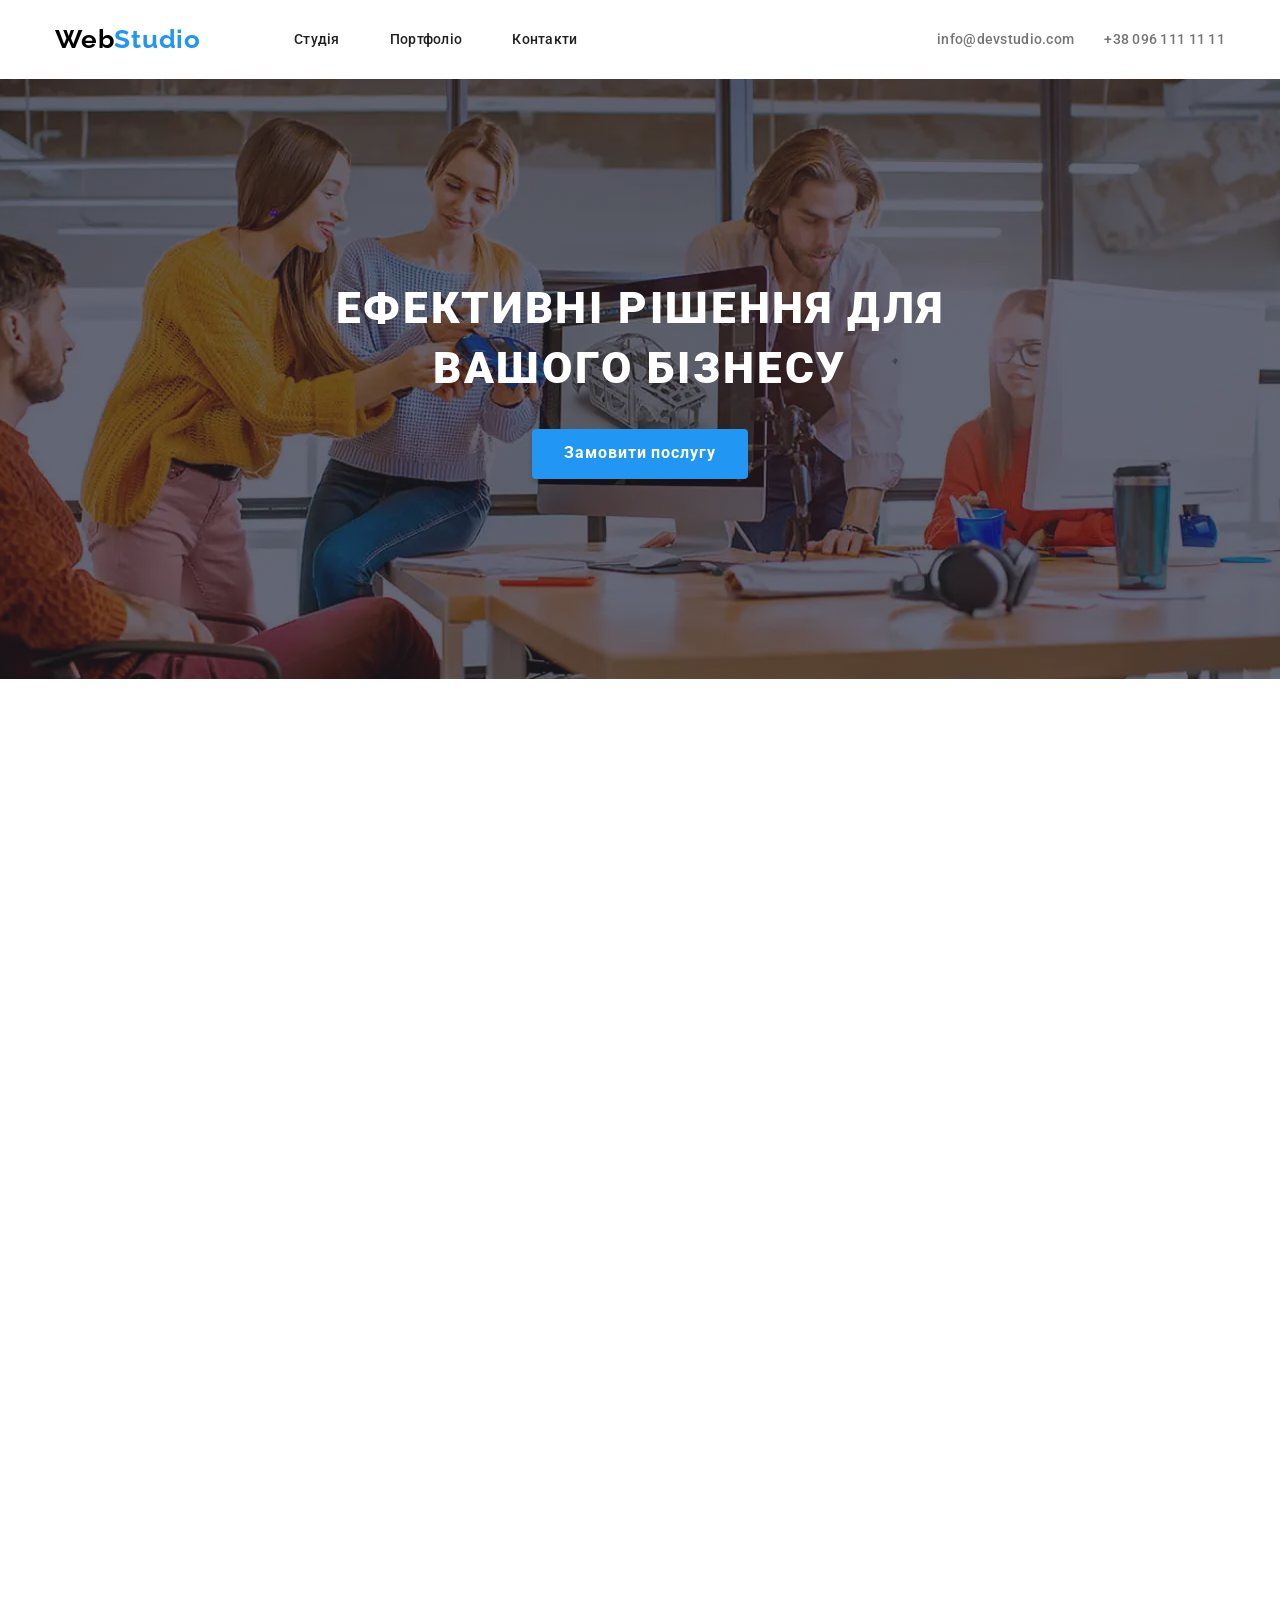
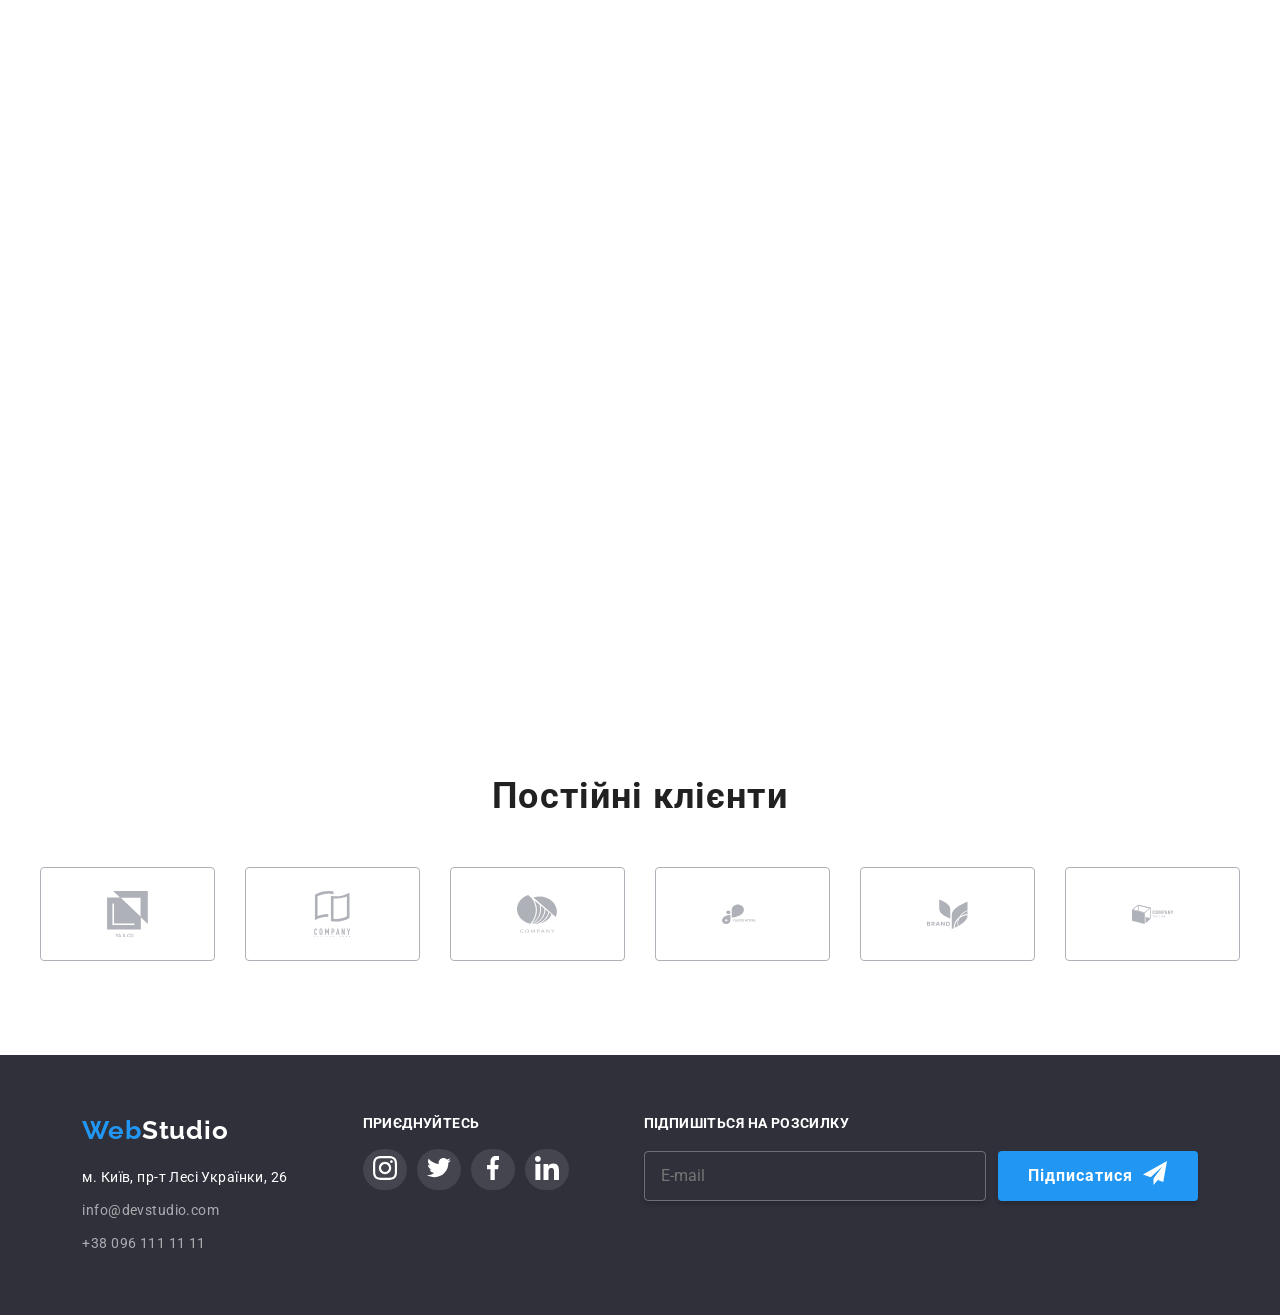
<file: index.html>
<!DOCTYPE html>
<html lang="uk">
  <head>
    <meta charset="UTF-8" />
    <meta name="viewport" content="width=device-width, initial-scale=1.0" />
    <title>Document</title>
    <link rel="preconnect" href="https://fonts.googleapis.com" />
    <link rel="preconnect" href="https://fonts.gstatic.com" crossorigin />
    <link
      href="https://fonts.googleapis.com/css2?family=Raleway:ital,wght@0,100..900;1,100..900&family=Roboto:ital,wght@0,100..900;1,100..900&display=swap"
      rel="stylesheet"
    />
    <link
      rel="stylesheet"
      href="https://cdnjs.cloudflare.com/ajax/libs/modern-normalize/3.0.1/modern-normalize.min.css"
      integrity="sha512-q6WgHqiHlKyOqslT/lgBgodhd03Wp4BEqKeW6nNtlOY4quzyG3VoQKFrieaCeSnuVseNKRGpGeDU3qPmabCANg=="
      crossorigin="anonymous"
      referrerpolicy="no-referrer"
    />
    <link href="https://unpkg.com/aos@2.3.1/dist/aos.css" rel="stylesheet">
    <!-- <link rel="stylesheet" href="./css/reset.css" />
    <link rel="stylesheet" href="./css/style.css" /> -->
<!-- <link rel="stylesheet" href="./style/main.min.css"> -->
 <link rel="stylesheet" href="./style/main.min.css">
  </head>
  <body class="body">
    <header class="header">
      <div class="container">
        <a href="./index.html" class="header__logo" data-aos="fade-right">Web<span class="header__span">Studio</span></a>
        <nav class="header__nav">
          <ul class="header__list">
            <li class="header__item">
              <a href="#" class="header__link">Студія</a>
            </li>
            <li class="header__item">
              <a href="./portfolio.html" class="header__link">Портфоліо</a>
            </li>
            <li class="header__item">
              <a href="#" class="header__link">Контакти</a>
            </li>
          </ul>
        </nav>
        <ul class="header__contacts__list">
          <li class="header__contact__item">
            <a href="#" class="header__second__contact"
              >info@devstudio.com</a
            >
          </li>
          <li class="header__contact__item">
            <a href="tel:+380961111111" class="header__second__contact"
              >+38 096 111 11 11</a
            >
          </li>
        </ul>
        <!-- <button burger-modal-open class="burger-btn" aria-label="Відкрити меню"> 
<span class="burger-line"></span> 
<span class="burger-line"></span> 
<span class="burger-line"></span> 
</button>  -->

<button burger-modal-open class="burger__btn" aria-label="Відкрити меню">
<svg class="menu">
  <use href="./icons/symbol-defs.svg#menu"></use>
</svg>
</button>

      </div>                                                                        
    </header>
    <main>
      <section class="hero">
        <div class="container">
          <h1 class="hero__title">Ефективні рішення для вашого бізнесу</h1>
          <button class="hero__button" data-modal-open>Замовити послугу</button>
        </div>
      </section>
      <section class="advantages" data-aos="fade-right"
     data-aos-offset="300"
     data-aos-easing="ease-in-sine">
        <div class="container">
          <ul class="advantages__list">
            <li class="advantages__item">
              <div class="advantages__box">
              <svg class="advantages__icon">
                <use href="./icons/symbol-defs.svg#moon" ></use>
              </svg>
              </div>
              <h2 class="advantages__subtitle">УВАГА ДО ДЕТАЛЕЙ</h2>
              <p class="advantages__text">
                Ідейні міркування, і навіть початок повсякденної роботи з
                формування позиції.
              </p>
            </li>
            <li class="advantages__item">
              <div class="advantages__box">
              <svg class="advantages__icon">
                <use href="./icons/symbol-defs.svg#clock"></use>
              </svg>
              </div>
              <h2 class="advantages__subtitle">ПУНКТУАЛЬНІСТЬ</h2>
              <p class="advantages__text">
                Завдання організації, особливо рамки і місце навчання кадрів
                тягне у себе.
              </p>
            </li>
            <li class="advantages__item">
              <div class="advantages__box">
              <svg class="advantages__icon">
                <use href="./icons/symbol-defs.svg#diagram" ></use>
              </svg>
              </div>
              <h2 class="advantages__subtitle">ПЛАНУВАННЯ</h2>
              <p class="advantages__text">
                Так само консультація з широким активом значною мірою зумовлює.
              </p>
            </li>
            <li class="advantages__item">
              <div class="advantages__box">
              <svg class="advantages__icon">
                <use href="./icons/symbol-defs.svg#astronaut"></use>
              </svg>
              </div>
              <h2 class="advantages__subtitle">СУЧАСНІ ТЕХНОЛОГІЇ</h2>
              <p class="advantages__text">
                Значимість цих проблем настільки очевидна, що реалізація
                планових завдань.
              </p>
            </li>
          </ul>
        </div>
      </section> 
      <section class="work" data-aos="fade-right"
     data-aos-offset="300"
     data-aos-easing="ease-in-sine">
        <div class="container">
          <h2 class="work__title">Чим ми займаємося</h2>
          <ul class="work__list">
            <li class="work__item">
              <picture>
                <source srcset="./images/destop/computer-destop@1x.webp 1x, ./images/destop/computer-destop@2x.webp 2x" media="(min-width:1200px)">
              <img
                src="./images/Computer.jpg"
                alt="робота за компютером"
                class="work__image"
              />
              </picture>
            </li>
            <li class="work__item">
              <picture>
              <source srcset="./images/destop/telephone-destop@1x.webp 1x, ./images/destop/telephone-destop@2x.webp 2x" media="(min-width:1200px)">
              <img
                src="./images/telephone.png"
                alt="робота з телефоном"
                class="work__image"
              />
              </picture>
            </li>
            <li class="work__item">
              <picture>
                <source srcset="./images/destop/digital-destop@1x.webp 1x, ./images/destop/digital-destop@2x.webp 2x" media="(min-width:1200px)">
              <img
                src="./images/Digitaldesign.png"
                alt="робота на айпаді з діджтл дизайном"
                class="work__image"
              />
              </picture>
            </li>
          </ul>
        </div>
      </section>
     <section class="team" data-aos="fade-right"
     data-aos-offset="300"
     data-aos-easing="ease-in-sine">
        <div class="container">
          <h2 class="team__title">Наша команда</h2>
          <ul class="team__list">
            <li class="team__item">
              <picture>
                <source srcset="./images/destop/igor-destop@1x.webp 1x, ./images/destop/igor-destop@2x.webp 2x" media="(min-width:1200px)">
                <source srcset="./images/tablet/igor-tablet@1x.webp 1x, ./images/tablet/igor-tablet@2x.webp 2x" media="(min-width:768px)">
                <source srcset="./images/mobile/igor-mobile@1x.webp 1x, ./images/mobile/igor-mobile@2x.webp 2x" media="(max-width:767px)">
              <img
                src="./images/igor.jpg"
                alt="Product Designer"
                class="team__image"
              />
              </picture>
              <div class="wrap">
              <h3 class="team__subtitle">Ігор Дем'яненко</h3>
              <p class="team__text">Product Designer</p>


             <div class="team__box">
              <a class="team__social" href="#">
                <svg class="team__icon">
                  <use href="./icons/symbol-defs.svg#instagram"></use>
                </svg>
                </a>
                <a class="team__social" href="#">
                <svg class="team__icon">
                  <use href="./icons/symbol-defs.svg#twitter"></use>
                </svg>
                </a>
                <a class="team__social" href="#">
                <svg class="team__icon">
                  <use href="./icons/symbol-defs.svg#facebook"></use>
                </svg>
                </a>
                <a class="team__social" href="#">
                <svg class="team__icon">
                  <use href="./icons/symbol-defs.svg#insta"></use>
                </svg>
                </a>
              </div>




              </div>
            </li>
            <li class="team__item">
              <picture>
                <source srcset="./images/destop/olga-destop@1x.webp 1x, ./images/destop/olga-destop@2x.webp 2x" media="(min-width:1200px)">
                <source srcset="./images/tablet/olga-tablet@1x.webp 1x, ./images/tablet/olga-tablet@2x.webp 2x" media="(min-width:768px)">
                <source srcset="./images/mobile/olga-mobile@1x.webp 1x, ./images/mobile/olga-mobile@2x.webp 2x" media="(max-width:767px)">
              <img
                src="./images/olga.jpg"
                alt="Frontend Developer"
                class="team__image"
              />
              </picture>
              <div class="wrap">
              <h3 class="team__subtitle">Ольга Рєпіна</h3>
              <p class="team__text">Frontend Developer</p>


 <div class="team__box">
              <a class="team__social" href="#">
                <svg class="team__icon">
                  <use href="./icons/symbol-defs.svg#instagram"></use>
                </svg>
                </a>
                <a class="team__social" href="#">
                <svg class="team__icon">
                  <use href="./icons/symbol-defs.svg#twitter"></use>
                </svg>
                </a>
                <a class="team__social" href="#">
                <svg class="team__icon">
                  <use href="./icons/symbol-defs.svg#facebook"></use>
                </svg>
                </a>
                <a class="team__social" href="#">
                <svg class="team__icon">
                  <use href="./icons/symbol-defs.svg#insta"></use>
                </svg>
                </a>
              </div>


              </div>
            </li>
            <li class="team__item">
              <picture>
                <source srcset="./images/destop/mykola-destop@1x.webp 1x, ./images/destop/mykola-destop@2x.webp 2x" media="(min-width:1200px)">
                <source srcset="./images/tablet/mykova-tablet@1x.webp 1x, ./images/tablet/mykova-tablet@2x.webp 2x" media="(min-width:768px)">
                <source srcset="./images/mobile/mykola-mobile@1x.webp 1x, ./images/mobile/mykola-mobile@2x.webp 2x" media="(max-width:767px)">
              <img
                src="./images/mykola.jpg"
                alt="Marketing"
                class="team__image"
              />
              </picture>
              <div class="wrap">
              <h3 class="team__subtitle">Микола Тарасов</h3>
              <p class="team__text">Marketing</p>


 <div class="team__box">
              <a class="team__social" href="#">
                <svg class="team__icon">
                  <use href="./icons/symbol-defs.svg#instagram"></use>
                </svg>
                </a>
                <a class="team__social" href="#">
                <svg class="team__icon">
                  <use href="./icons/symbol-defs.svg#twitter"></use>
                </svg>
                </a>
                <a class="team__social" href="#">
                <svg class="team__icon">
                  <use href="./icons/symbol-defs.svg#facebook"></use>
                </svg>
                </a>
                <a class="team__social" href="#">
                <svg class="team__icon">
                  <use href="./icons/symbol-defs.svg#insta"></use>
                </svg>
                </a>
              </div>



              </div>
            </li>
            <li class="team__item">
              <picture>
                <source srcset="./images/destop/myhailo-destop@1x.webp 1x, ./images/destop/myhailo-destop@2x.webp 2x" media="(min-width:1200px)">
                <source srcset="./images/tablet/myhailo-tablet@1x.webp 1x, ./images/tablet/myhailo-tablet@2x.webp 2x" media="(min-width:768px)">
                <source srcset="./images/mobile/myhailo-mobile@1x.webp 1x, ./images/mobile/myhailo-mobile@2x.webp 2x" media="(max-width:767px)">
              <img
                src="./images/mihaylo.jpg"
                alt="UI Designer"
                class="team__image"
              />
              </picture>
              <div class="wrap">
              <h3 class="team__subtitle">Михайло Єрмаков</h3>
              <p class="team__text">UI Designer</p>


 <div class="team__box">
              <a class="team__social" href="#">
                <svg class="team__icon">
                  <use href="./icons/symbol-defs.svg#instagram"></use>
                </svg>
                </a>
                <a class="team__social" href="#">
                <svg class="team__icon">
                  <use href="./icons/symbol-defs.svg#twitter"></use>
                </svg>
                </a>
                <a class="team__social" href="#">
                <svg class="team__icon">
                  <use href="./icons/symbol-defs.svg#facebook"></use>
                </svg>
                </a>
                <a class="team__social" href="#">
                <svg class="team__icon">
                  <use href="./icons/symbol-defs.svg#insta"></use>
                </svg>
                </a>
              </div>


              </div>
            </li>
          </ul>
        </div>
      </section>
      <section class="client">
        <div class="container">
          <h2 class="client__title">Постійні клієнти</h2>
          <ul class="client__list">
            <li class="client__item">
          <svg class="client__icon">
            <use href="./icons/symbol-defs.svg#yoco"></use>
          </svg>
          </li>


          <li class="client__item">
          <svg class="client__icon">
            <use  href="./icons/symbol-defs.svg#company"></use>
          </svg>
          </li>


          <li class="client__item">
          <svg class="client__icon">
            <use  href="./icons/symbol-defs.svg#second-company"></use>
          </svg>
          </li>


          <li class="client__item">
          <svg class="client__icon">
            <use href="./icons/symbol-defs.svg#logo"></use>
          </svg>
          </li>


          <li class="client__item">
          <svg class="client__icon">
            <use  href="./icons/symbol-defs.svg#brand"></use>
          </svg>
          </li>


          <li class="client__item">
          <svg class="client__icon">
            <use  href="./icons/symbol-defs.svg#tagline"></use>
          </svg>
          </li>
</ul>

        </div>
      </section>
    </main>
    <footer class="footer">
      <div class="container">
        <div class="footer__box">
        <a href="./index.html" class="footer__logo"
          ><span class="footer__span">Web</span>Studio</a
        >
        <address class="address">
          <ul class="footer__list">
            <li>
              <a href="#" class="footer__adress"
                >м. Київ, пр-т Лесі Українки, 26</a
              >
            </li>
            <li><a href="#" class="footer__contact">info@devstudio.com</a></li>
            <li><a href="#" class="footer__contact">+38 096 111 11 11</a></li>
          </ul>
        </address>
      </div>


      <div class="footer__wrap">
  <h2 class="socials__title">приєднуйтесь</h2>
  <ul class="footer__socials">
    <li class="socials__items">
      <a href="#" class="socials">
<svg class="footer__icon">
  <use href="./icons/symbol-defs.svg#instagram"></use>
</svg>
    </a>
  </li>

    <li class="socials__items">
      <a href="#" class="socials">
<svg class="footer__icon">
  <use href="./icons/symbol-defs.svg#twitter"></use>
</svg>
      </a>
    </li>

    <li class="socials__items">
      <a href="#" class="socials">
<svg class="footer__icon">
  <use href="./icons/symbol-defs.svg#facebook"></use>
</svg>
      </a>
    </li>

    <li class="socials__items">
      <a href="#" class="socials">
<svg class="footer__icon">
  <use href="./icons/symbol-defs.svg#insta"></use>
</svg>
      </a>
    </li>
  </ul>
</div>

<div class="form__box">
  <h2 class="form__title">Підпишіться на розсилку</h2>
<form class="footer__form">
  <label class="footer__label">
    <input type="text" class="footer__input" placeholder="E-mail">
  </label>
  <button class="footer__btn">Підписатися
    <svg class="footer__icon">
    <use href="./icons/symbol-defs.svg#telegram"></use>
  </svg></button>
</form>
</div>
</div>
</footer>
                         <!-- MODALS -->







    <div data-modal class="backdrop is__hidden">
  <div class="modal">
    <button class="close" data-modal-close>X</button>
    <h2 class="modal__title">Залиште свої дані, ми вам передзвонимо</h2>
    <form class="modal__form">
<label class="modal__label">
  Ім'я
  <input type="text" class="modal__input">
</label>


<label class="modal__label">
  Телефон
  <input type="tel" class="modal__input">
</label>


<label class="modal__label">
 Пошта
 <input type="email" class="modal__input">
</label>


<label class="modal__label">
  Коментар
  <textarea name="comment" class="modal__label" placeholder="Введіть текст"></textarea>
</label>

<label class="modal__checkbox">
    <input type="checkbox" class="checkbox__inp">Погоджуюся з розсилкою та приймаю<a href="#" class="request-link">Умови договору</a>
  </label>

<button class="modal__button">Відправити</button>

    </form>
        </div>
</div>
<div data-modal class="backdrop is__hidden">
  <div class="modal">
    <button class="close" data-modal-close>X</button>
  </div>
</div>


 <div burger-modal class="second-backdrop is__hidden">
  <div class="burger__modal">
      <button burger-modal-close class="bg__close">X</button>
    <ul class="burger__list">
            <li class="burg__item">
              <a href="./index.html" class="burger__link">Студія</a>
            </li>
            <li class="burg__item">
              <a href="./portfolio.html" class="burger__link">Портфоліо</a>
            </li>
            <li class="burg__item">
              <a href="#" class="burger__link">Контакти</a>
            </li>
          </ul>


          <ul class="bg__list">
            <li class="bg__item">
            <a href="tel:+380961111111" class="bg__contact"
              >+38 096 111 11 11</a
            >
          </li>
          <li class="bg__item">
            <a href="#" class="bg__contact"
              >info@devstudio.com</a
            >
          </li>
        </ul>
</div>
</div>





    <script src="https://unpkg.com/aos@2.3.1/dist/aos.js"></script>
    <script>
  AOS.init();
</script>
<script type="module" src="./mobile-menu.js"></script>
<script type="module" src="./burger-menu.js"></script>
  </body>
</html>
</file>
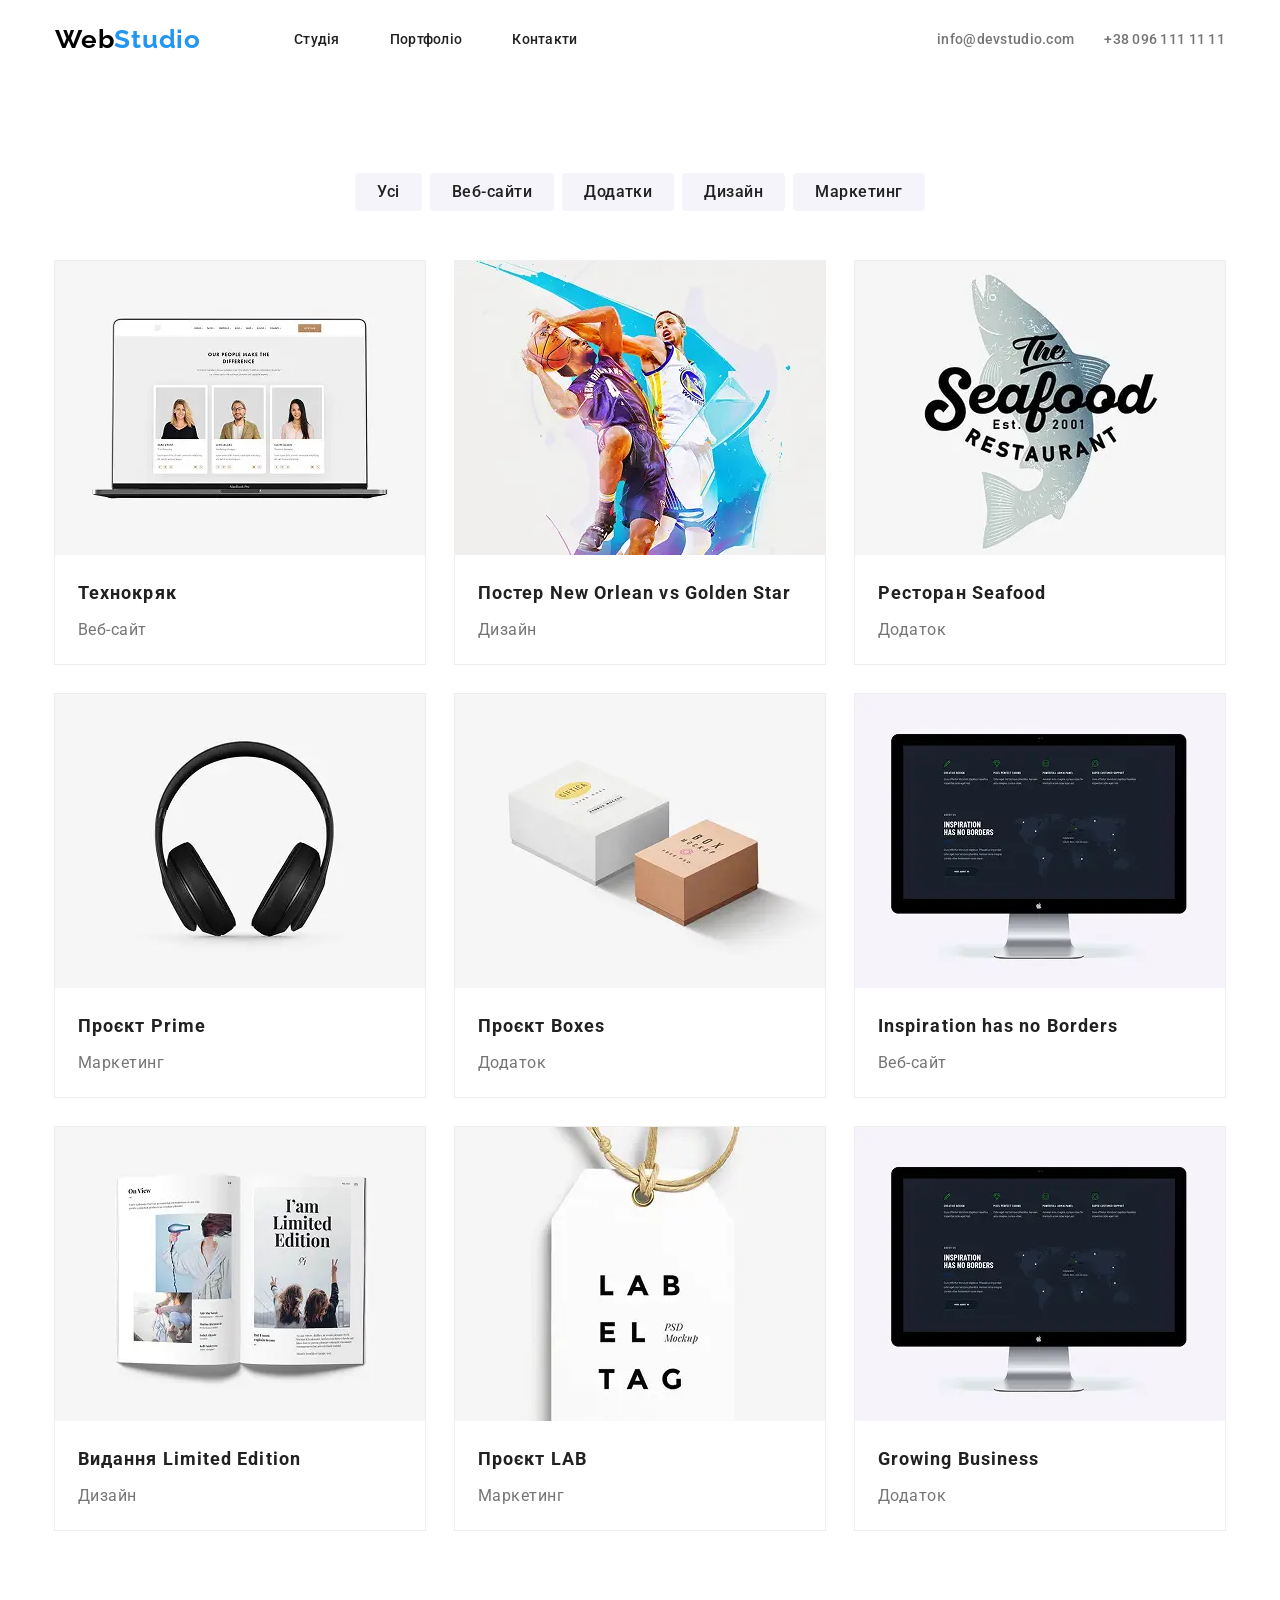
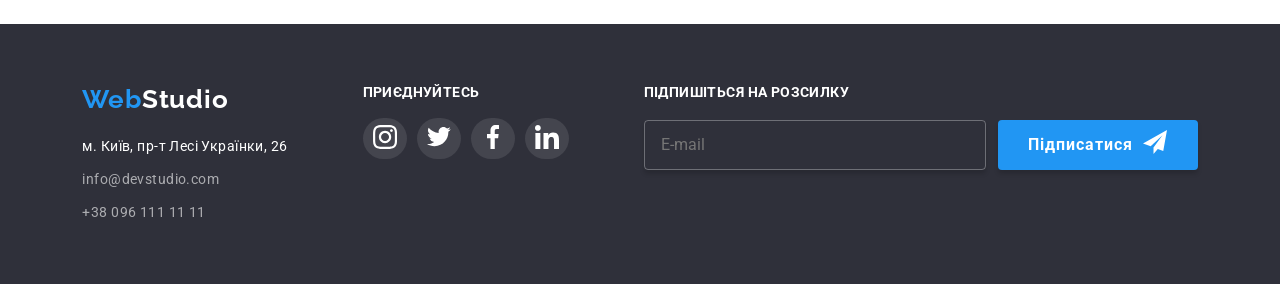
<file: portfolio.html>
<!DOCTYPE html>
<html lang="en">
<head>
    <meta charset="UTF-8">
    <meta name="viewport" content="width=device-width, initial-scale=1.0" />
    <title>Document</title>
    <link rel="preconnect" href="https://fonts.googleapis.com">
<link rel="preconnect" href="https://fonts.gstatic.com" crossorigin>
<link href="https://fonts.googleapis.com/css2?family=Raleway:ital,wght@0,100..900;1,100..900&family=Roboto:ital,wght@0,100..900;1,100..900&display=swap" rel="stylesheet">
   
<link href="https://unpkg.com/aos@2.3.1/dist/aos.css" rel="stylesheet">
<link rel="stylesheet" href="https://cdnjs.cloudflare.com/ajax/libs/modern-normalize/3.0.1/modern-normalize.min.css" integrity="sha512-q6WgHqiHlKyOqslT/lgBgodhd03Wp4BEqKeW6nNtlOY4quzyG3VoQKFrieaCeSnuVseNKRGpGeDU3qPmabCANg==" crossorigin="anonymous" referrerpolicy="no-referrer" />
  <!-- <link rel="stylesheet" href="./css/reset.css">
   <link rel="stylesheet" href="./css/style.css"> -->
  <link rel="stylesheet" href="./style/main.css">
</head> 

<body class="body">
     <header class="header">
      <div class="container">
        <a href="./index.html" class="header__logo" data-aos="fade-right">Web<span class="header__span">Studio</span></a>
        <nav class="header__nav">
          <ul class="header__list">
            <li class="header__item">
              <a href="#" class="header__link">Студія</a>
            </li>
            <li class="header__item">
              <a href="./portfolio.html" class="header__link">Портфоліо</a>
            </li>
            <li class="header__item">
              <a href="#" class="header__link">Контакти</a>
            </li>
          </ul>
        </nav>
        <ul class="header__contacts__list">
          <li class="header__contact__item">
            <a href="#" class="header__second__contact"
              >info@devstudio.com</a
            >
          </li>
          <li class="header__contact__item">
            <a href="tel:+380961111111" class="header__second__contact"
              >+38 096 111 11 11</a
            >
          </li>
        </ul>
        <!-- <button burger-modal-open class="burger-btn" aria-label="Відкрити меню"> 
<span class="burger-line"></span> 
<span class="burger-line"></span> 
<span class="burger-line"></span> 
</button>  -->

<button burger-modal-open class="burger__btn" aria-label="Відкрити меню">
<svg class="menu">
  <use href="./icons/symbol-defs.svg#menu"></use>
</svg>
</button>

      </div>                                                                        
    </header>
<main class="main">
    <section class="cards">
    <div class="container">
        <div class="box">
<button class="main__button">Усі</button>
<button class="main__button">Веб-сайти</button>
<button class="main__button">Додатки</button>
<button class="main__button">Дизайн</button>
<button class="main__button">Маркетинг</button>
</div>
<ul class="main__list">
    <li class="main__item">
        <div class="content__wrapper">
          <picture>
            <source srcset="./images/destop/product-destop@1x.webp 1x, ./images/destop/product-destop@2x.webp 2x" media="(min-width:1200px)">
        <source srcset="./images/tablet/product-tablet@1x.webp 1x, ./images/tablet/product-tablet@2x.webp 2x" media="(min-width:768px)">
        <source srcset="./images/mobile/product-mobile@1x.webp 1x, ./images/mobile/product-mobile@2x.webp 2x" media="(max-width:767px)">
        <img src="./images/product.png" alt="створення сайту" class="main__image">
      </picture>
        <p class="text">
           Ресурс пропонує комплексні пропозиції з різним рівнем функціоналу та сервісів. Все це дозволить відвідувачу отримати вичерпні відомості про компанію чи приватну особу.
        </p>
        </div>
        <div class="wrapper">
    <h2 class="main__subtitle">Технокряк</h2>
        <p class="main__text">Веб-сайт</p>
    </li>
    <li class="main__item">
        <div class="content__wrapper">
          <picture>
             <source srcset="./images/destop/basketball-destop@1x.webp 1x, ./images/destop/basketball-destop@2x.webp 2x" media="(min-width:1200px)">
        <source srcset="./images/tablet/basketball-tablet@1x.webp 1x, ./images/tablet/basketball-tablet@2x.webp 2x" media="(min-width:768px)">
        <source srcset="./images/mobile/basketball-mobile@1x.webp 1x, ./images/mobile/basketball-mobile@2x.webp 2x" media="(max-width:767px)">
        <img src="./images/basketball.png" alt="дизайн" class="main__image">
        </picture>
        <p class="text">
           Ресурс пропонує комплексні пропозиції з різним рівнем функціоналу та сервісів. Все це дозволить відвідувачу отримати вичерпні відомості про компанію чи приватну особу.
        </p>
        </div>
        <div class="wrapper">
        <h2 class="main__subtitle">Постер New Orlean vs Golden Star</h2>
        <p class="main__text">Дизайн</p>
        </div>
    </li>
    <li class="main__item">
        <div class="content__wrapper">
          <picture>
            <source srcset="./images/destop/seafod-destop@1x.webp 1x, ./images/destop/seafod-destop@2x.webp 2x" media="(min-width:1200px)">
        <source srcset="./images/tablet/seafod-tablet@1x.webp 1x, ./images/tablet/seafod-tablet@2x.webp 2x" media="(min-width:768px)">
        <source srcset="./images/mobile/seafod-mobile@1x.webp 1x, ./images/mobile/seafod-mobile@2x.webp 2x" media="(max-width:767px)">
        <img src="./images/seafood.png" alt="додаток" class="main__image">
        </picture>
        <p class="text">
           Ресурс пропонує комплексні пропозиції з різним рівнем функціоналу та сервісів. Все це дозволить відвідувачу отримати вичерпні відомості про компанію чи приватну особу.
        </p>
        </div>
        <div class="wrapper">
        <h2 class="main__subtitle">Ресторан Seafood</h2>
        <p class="main__text">Додаток</p>
        </div>
    </li>
    <li class="main__item">
        <div class="content__wrapper">
          <picture>
             <source srcset="./images/destop/headphones-destop@1x.webp 1x, ./images/destop/headphones-destop@2x.webp 2x" media="(min-width:1200px)">
        <source srcset="./images/tablet/headphones-tablet@1x.webp 1x, ./images/tablet/headphones-tablet@2x.webp 2x" media="(min-width:768px)">
        <source srcset="./images/mobile/headphones-mobile@1x.webp 1x, ./images/mobile/headphones-mobile@2x.webp 2x" media="(max-width:767px)">
        <img src="./images/headphones.png" alt="маркетинг" class="main__image">
        </picture>
        <p class="text">
           Ресурс пропонує комплексні пропозиції з різним рівнем функціоналу та сервісів. Все це дозволить відвідувачу отримати вичерпні відомості про компанію чи приватну особу.
        </p>
        </div>
        <div class="wrapper">
        <h2 class="main__subtitle">Проєкт Prime</h2>
        <p class="main__text">Маркетинг</p>
        </div>
    </li>
    <li class="main__item">
        <div class="content__wrapper">
          <picture>
            <source srcset="./images/destop/boxex-destop@1x.webp 1x, ./images/destop/boxex-destop@2x.webp 2x" media="(min-width:1200px)">
        <source srcset="./images/tablet/boxex-tablet@1x.webp 1x, ./images/tablet/boxex-tablet@2x.webp 2x" media="(min-width:768px)">
        <source srcset="./images/mobile/boxex-mobile@1x.webp 1x, ./images/mobile/boxex-mobile@2x.webp 2x" media="(max-width:767px)">
        <img src="./images/boxex.png" alt="додаток з боксами" class="main__image">
        </picture>
        <p class="text">
           Ресурс пропонує комплексні пропозиції з різним рівнем функціоналу та сервісів. Все це дозволить відвідувачу отримати вичерпні відомості про компанію чи приватну особу.
        </p>
        </div>
        <div class="wrapper">
        <h2 class="main__subtitle">Проєкт Boxes</h2>
        <p class="main__text">Додаток</p>
        </div>
    </li>
    <li class="main__item">
        <div class="content__wrapper">
          <picture>
            <source srcset="./images/destop/website-destop@1x.webp 1x, ./images/destop/website-destop@2x.webp 2x" media="(min-width:1200px)">
        <source srcset="./images/tablet/website-tablet@1x.webp 1x, ./images/tablet/website-tablet@2x.webp 2x" media="(min-width:768px)">
        <source srcset="./images/mobile/website-mobile@1x.webp 1x, ./images/mobile/website-mobile@2x.webp 2x" media="(max-width:767px)">
        <img src="./images/website.png" alt="створення додатку" class="main__image">
        </picture>
        <p class="text">
           Ресурс пропонує комплексні пропозиції з різним рівнем функціоналу та сервісів. Все це дозволить відвідувачу отримати вичерпні відомості про компанію чи приватну особу.
        </p>
        </div>
        <div class="wrapper">
        <h2 class="main__subtitle">Inspiration has no Borders</h2>
        <p class="main__text">Веб-сайт</p>
        </div>
    </li>
    <li class="main__item">
        <div class="content__wrapper">
          <picture>
            <source srcset="./images/destop/book-destop@1x.webp 1x, ./images/destop/book-destop@2x.webp 2x" media="(min-width:1200px)">
        <source srcset="./images/tablet/book-tablet@1x.webp 1x, ./images/tablet/book-tablet@2x.webp 2x" media="(min-width:768px)">
        <source srcset="./images/mobile/book-mobile@1x.webp 1x, ./images/mobile/book-mobile@2x.webp 2x" media="(max-width:767px)">
        <img src="./images/book.png" alt="дизайн книги" class="main__image">
        </picture>
        <p class="text">
           Ресурс пропонує комплексні пропозиції з різним рівнем функціоналу та сервісів. Все це дозволить відвідувачу отримати вичерпні відомості про компанію чи приватну особу.
        </p>
        </div>
        <div class="wrapper">
        <h2 class="main__subtitle">Видання Limited Edition</h2>
        <p class="main__text">Дизайн</p>
        </div>
    </li>
    <li class="main__item">
        <div class="content__wrapper">
          <picture>
             <source srcset="./images/destop/etiket-destop@1x.webp 1x, ./images/destop/etiket-destop@2x.webp 2x" media="(min-width:1200px)">
        <source srcset="./images/tablet/etiket-tablet@1x.webp 1x, ./images/tablet/etiket-tablet@2x.webp 2x" media="(min-width:768px)">
        <source srcset="./images/mobile/etiket-mobile@1x.webp 1x, ./images/mobile/etiket-mobile@2x.webp 2x" media="(max-width:767px)">
        <img src="./images/etiket.png" alt="етикетка з логотипом" class="main__image">
        </picture>
        <p class="text">
           Ресурс пропонує комплексні пропозиції з різним рівнем функціоналу та сервісів. Все це дозволить відвідувачу отримати вичерпні відомості про компанію чи приватну особу.
        </p>
        </div>
        <div class="wrapper">
        <h2 class="main__subtitle">Проєкт LAB</h2>
        <p class="main__text">Маркетинг</p>
        </div>
    </li>
    <li class="main__item">
        <div class="content__wrapper">
          <picture>
            <source srcset="./images/destop/website-destop@1x.webp 1x,./images/destop/website-destop@2x.webp 2x" media="(min-width:1200px)">
        <source srcset="./images/tablet/macBook-tablet@1x.webp 1x, ./images/tablet/macBook-tablet@2x.webp 2x" media="(min-width:768px)">
        <source srcset="./images/mobile/macBook-mobile@1x.webp 1x, ./images/mobile/macBook-mobile@2x.webp 2x" media="(max-width:767px)">
        <img src="./images/macbook.png" alt="додаток growing-business" class="main__image">
        </picture>
        <p class="text">
           Ресурс пропонує комплексні пропозиції з різним рівнем функціоналу та сервісів. Все це дозволить відвідувачу отримати вичерпні відомості про компанію чи приватну особу.
        </p>
        </div>
        <div class="wrapper">
        <h2 class="main__subtitle">Growing Business</h2>
        <p class="main__text">Додаток</p>
        </div>
    </li>
</ul>
</div>
</section>
</main>
  <footer class="footer">
      <div class="container">
        <div class="footer__box">
        <a href="./index.html" class="footer__logo"
          ><span class="footer__span">Web</span>Studio</a
        >
        <address class="address">
          <ul class="footer__list">
            <li>
              <a href="#" class="footer__adress"
                >м. Київ, пр-т Лесі Українки, 26</a
              >
            </li>
            <li><a href="#" class="footer__contact">info@devstudio.com</a></li>
            <li><a href="#" class="footer__contact">+38 096 111 11 11</a></li>
          </ul>
        </address>
      </div>


      <div class="footer__wrap">
  <h2 class="socials__title">приєднуйтесь</h2>
  <ul class="footer__socials">
    <li class="socials__items">
      <a href="#" class="socials">
<svg class="footer__icon">
  <use href="./icons/symbol-defs.svg#instagram"></use>
</svg>
    </a>
  </li>

    <li class="socials__items">
      <a href="#" class="socials">
<svg class="footer__icon">
  <use href="./icons/symbol-defs.svg#twitter"></use>
</svg>
      </a>
    </li>

    <li class="socials__items">
      <a href="#" class="socials">
<svg class="footer__icon">
  <use href="./icons/symbol-defs.svg#facebook"></use>
</svg>
      </a>
    </li>

    <li class="socials__items">
      <a href="#" class="socials">
<svg class="footer__icon">
  <use href="./icons/symbol-defs.svg#insta"></use>
</svg>
      </a>
    </li>
  </ul>
</div>

<div class="form__box">
  <h2 class="form__title">Підпишіться на розсилку</h2>
<form class="footer__form">
  <label class="footer__label">
    <input type="text" class="footer__input" placeholder="E-mail">
  </label>
  <button class="footer__btn">Підписатися
    <svg class="footer__icon">
    <use href="./icons/symbol-defs.svg#telegram"></use>
  </svg></button>
</form>
</footer>



















                        <!-- MODALS -->


    <div burger-modal class="second-backdrop is__hidden">
  <div class="burger__modal">
      <button burger-modal-close class="bg__close">X</button>
    <ul class="burger__list">
            <li class="burg__item">
              <a href="./index.html" class="burger__link">Студія</a>
            </li>
            <li class="burg__item">
              <a href="./portfolio.html" class="burger__link">Портфоліо</a>
            </li>
            <li class="burg__item">
              <a href="#" class="burger__link">Контакти</a>
            </li>
          </ul>


          <ul class="bg__list">
            <li class="bg__item">
            <a href="tel:+380961111111" class="bg__contact"
              >+38 096 111 11 11</a
            >
          </li>
          <li class="bg__item">
            <a href="#" class="bg__contact"
              >info@devstudio.com</a
            >
          </li>
        </ul>

  </div>
</div>
    <script src="https://unpkg.com/aos@2.3.1/dist/aos.js"></script>
    <script>
  AOS.init();
</script>
<script type="module" src="./burger-menu.js"></script>
</body>
</html>
</file>
<file: css/style.css>
:root {
  --secondary-color: #2196f3;
  --base-color: #000000;
  --logo-color: #fff;
  --footer-color: #2f303a;
  --text-color: #212121;
  --secondary-text-color: #757575;
  --contacts-color: rgba(255, 255, 255, 0.6);
  --icon-fill:#AFB1B8;
  --icon-bg:#F5F4FA;
}
.body {
  font-family: "Roboto", sans-serif;
}
.container {
  max-width: 1200px;
  padding-left: 15px;
  padding-right: 15px;
  margin: 0 auto;
  /* outline: 1px solid red; */
}
.header .container {
  display: flex;
  align-items: center;
}
.header {
  display: flex;
  padding-top: 10px;
  padding-bottom: 10px;
}
.header__list {
  display: flex;
  gap: 50px;
}
.header__link:after {
  content: "";
  display: block;
  height: 4px;
  width: 100%;
  background-color: var(--secondary-color);
  position: absolute;
  bottom: -20px;
  opacity: 0;
  transition-property: opacity;
  transition-duration: 350ms;
  transition-timing-function: cubic-bezier(0.165, 0.84, 0.44, 1);
}
.header__link:hover {
  color: var(--secondary-color);
}
.header__link:hover::after {
  opacity: 1;
}
.header__item {
  display: flex;
  gap: 50px;
  position: relative;
}
.header__contacts__list {
  display: none;
  margin-left: auto;
}
.header__logo {
  color: var(--base-color);
  margin-right: auto;
  font-family: Raleway;
  font-size: 24px;
  font-style: normal;
  font-weight: 700;
  line-height: normal;
  letter-spacing: 0.72px;
  text-decoration: none;
}
.header__span {
  color: var(--secondary-color);
}
.header__nav {
  text-decoration: none;
  display: none;
}
.header__link:hover {
  color: var(--secondary-color);
}
.header__link {
  color: var(--text-color);
  font-size: 14px;
  font-style: normal;
  font-weight: 500;
  line-height: normal;
  letter-spacing: 0.28px;
}
.header__contact {
  color: var(--text-color);
  font-size: 14px;
  font-style: normal;
  font-weight: 500;
  line-height: normal;
  letter-spacing: 0.28px;
}
.second__contact {
  color: var(--secondary-text-color);
  font-size: 14px;
  font-style: normal;
  font-weight: 500;
  line-height: normal;
  letter-spacing: 0.28px;
}
.hero {
  display: flex;
  background-color: var(--footer-color);
  background: 
  linear-gradient(rgba(47, 48, 58, 0.40), rgba(47, 48, 58, 0.40)),
  url(../images/mobile/hero-mobile@1x.webp);
   background-position: center;
    background-size: cover;
    background-repeat: no-repeat;
  padding-top: 118px;
  padding-bottom: 118px;
}
.hero__section{
  min-height: 60vh;
background: 
  linear-gradient(rgba(47, 48, 58, 0.40), rgba(47, 48, 58, 0.40)),
  url(../images/mobile/hero-mobile@2x.webp);
  background-size: cover;
  background-position: center;
}
@media (min-device-pixel-ratio: 2),
       (-webkit-min-device-pixel-ratio: 2),
       (min-resolution: 192dpi),
       (min-resolution: 2dppx) {
  .hero{
    background-image: url(../images/mobile/hero-mobile@2x.webp);
  }
}
.hero__title {
  width: 100%;
  margin: 0 auto;
  margin-bottom: 30px;
  font-size: 26px;
  line-height: 1.36;
  flex-shrink: 0;
  color: var(--logo-color);
  text-align: center;
  font-style: normal;
  font-weight: 900;
  letter-spacing: 1.56px;
  text-transform: uppercase;
  animation-name: ScaleTitle;
  animation-duration: 1000ms;
  animation-timing-function: cubic-bezier(0.25, 0.46, 0.45, 0.94);
}
@keyframes ScaleTitle {
  0% {
    transform: scale(1);
  }
  25% {
    transform: scale(1.2);
  }
  25% {
    transform: scale(1.3);
  }
  100% {
    transform: scale(1);
  }
}
.hero__button {
  display: block;
  margin: 0 auto;
  width: 200px;
  height: 50px;
  line-height: 1.8;
  background-color: var(--secondary-color);
  color: var(--logo-color);
  font-style: normal;
  font-weight: 700;
  font-size: 16px;
  letter-spacing: 0.96px;
  border-radius: 4px;
  box-shadow: 0 4px 4px 0 rgba(0, 0, 0, 0.15);
  animation-name: BigButton;
  animation-timing-function: cubic-bezier(0.075, 0.82, 0.165, 1);
  animation-duration: 1300ms;
  box-shadow: 0 4px 4px 0 rgba(0, 0, 0, 0.15);
}
@keyframes BigButton {
  0% {
    background-color: var(--secondary-color);
  }
  25% {
    background-color: #a2d5ff;
  }
  50% {
    background-color: #ffffff;
    transform: scale(1.4);
  }
  75% {
    background-color: #3aa5fd;
    transform: scale(1.3);
  }
  100% {
    transform: scale(1);
  }
}
                            /* ПЕРЕВАГИ */
.advantages {
  margin: 0 auto;
  padding-top: 60px;
  padding-bottom: 60px;
}
.advantages__list {
  display: flex;
  gap: 30px;
  flex-wrap: wrap;
}

.advantages__subtitle {
  margin: 0 auto;
  color: var(--text-color);
  font-size: 14px;
  font-style: normal;
  font-weight: 700;
  line-height: normal;
  letter-spacing: 0.42px;
  margin-bottom: 10px;
  text-transform: uppercase;
}
.advantages__text {
  line-height: 1.71;
  color: var(--secondary-text-color);
  font-style: normal;
  font-weight: 400;
  font-size: 14px;
  letter-spacing: 0.42px;
}
.work {
  padding-bottom: 93px;
  display: none;
}
.work__title {
  color: var(--text-color);
  text-align: center;
  font-size: 36px;
  font-style: normal;
  font-weight: 700;
  line-height: normal;
  letter-spacing: 1.08px;
  margin-bottom: 50px;
}
.work__list {
  display: flex;
  width: 1170px;
  margin: 0 auto;
  gap: 30px;
}
.work__image {
  width: 370px;
  height: 294px;
}
.team {
  padding-top: 60px;
  padding-bottom: 60px;
  background-color: #f5f4fa;
  border-radius: 0 0 4px 4px;
}
.team__title {
  margin-bottom: 50px;
  display: flex;
  justify-content: center;
  color: var(--text-color);
  display: flex;
  text-align: center;
  font-size: 28px;
  font-style: normal;
  font-weight: 700;
  line-height: normal;
  letter-spacing: 0.84px;
}
.team__list {
  display: grid;
  grid-template-columns: 100%;
  gap: 30px;
}
.team__item{
  border-radius: 0 0 4px 4px;
  box-shadow: 0 1px 3px 0 rgba(0, 0, 0, 0.12), 0 1px 1px 0 rgba(0, 0, 0, 0.14), 0 2px 1px 0 rgba(0, 0, 0, 0.20);
}
.team__subtitle {
  color: var(--text-color);
  text-align: center;
  font-size: 16px;
  font-style: normal;
  font-weight: 500;
  line-height: normal;
  letter-spacing: 0.48px;
  margin-bottom: 10px;
}
.team__text {
  color: var(--secondary-text-color);
  text-align: center;
  font-size: 16px;
  font-style: normal;
  font-weight: 400;
  line-height: normal;
  letter-spacing: 0.48px;
}
.wrap {
  padding-top: 30px;
  padding-bottom: 30px;
  background-color: var(--logo-color);
}
.footer__box{
  text-align: center;
}
.footer__logo {
  width: 145px;
  height: 31px;
}
.footer__list {
  margin-top: 20px;
  display: flex;
  flex-direction: column;
  line-height: 1, 7;
  gap: 9px;
}
                                     /* ПОРТФОЛІО */
.cards {
  padding-bottom: 60px;
  padding-top: 60px;
}
.box {
  align-items: start;
  flex-wrap: wrap;
  gap: 8px;
  margin-bottom: 15px;
}
.main__button {
  padding-bottom: 6px;
  padding-top: 6px;
  padding-left: 22px;
  padding-right: 22px;
  line-height: 1.6;
  border-radius: 4px;
  background: #f5f4fa;
  color: #212121;
  text-align: center;
  font-family: Roboto;
  font-style: normal;
  font-weight: 500;
  letter-spacing: 0.48px;
  animation-name: CrazyButtons;
  animation-duration: 1200ms;
  animation-timing-function: cubic-bezier(0.6, 0.04, 0.98, 0.335);
}
@keyframes CrazyButtons {
  0% {
    opacity: 0;
  }
  25% {
    opacity: 0;
  }
  50% {
    transform: scale(1.2);
    opacity: 1;
  }
  75% {
    transform: scale(1.3);
  }
  100% {
    transform: translate(0);
    opacity: 1;
  }
}
.main__button:hover{
  transition: transform,box-shadow;
  transition-duration: 250ms;
  transform: scale(1.05);
  transition-timing-function: ease;
  background-color: var(--secondary-color);
  color: var(--logo-color);
  border-radius: 4px;
  box-shadow: 0 3px 1px 0 rgba(0, 0, 0, 0.10), 0 1px 2px 0 rgba(0, 0, 0, 0.08), 0 2px 2px 0 rgba(0, 0, 0, 0.12);
}
.main__subtitle {
  line-height: 2;
  color: var(--text-color);
  font-size: 18px;
  font-style: normal;
  font-weight: 700;
  line-height: 36px;
  letter-spacing: 1.08px;
  margin-bottom: 4px;
}
.wrapper {
  padding-top: 20px;
  padding-bottom: 19px;
  padding-left: 23px;
  padding-right: 23px;
}
.content__wrapper{
  overflow: hidden;
}
 .main__list {
 display: grid;
  grid-template-columns: 100%;
  gap: 30px;
}
.main__item {
  outline: 1px solid #eee;
}
.main__item:hover{
  box-shadow: 0 1px 1px 0 rgba(0, 0, 0, 0.12), 0 4px 4px 0 rgba(0, 0, 0, 0.06), 1px 4px 6px 0 rgba(0, 0, 0, 0.16);
 transition: box-shadow,transform;
 transform: scale(1.2);
  transition-duration: 300ms;
  transition-timing-function: ease;
}
.text {
  position: absolute;
  top: 0;
  left: 0;
  background-color: rgba(33, 150, 243, 0.9);
  width: 100%;
  height: auto;
  padding-bottom: 63px;
  padding-top: 63px;
  padding-left: 33px;
  padding-right: 33px;
  color: var(--logo-color);
  font-family: Roboto;
  font-size: 18px;
  font-style: normal;
  font-weight: 400;
  line-height: 28px;
  letter-spacing: 0.54px;
 transform: translateY(600px);
  transition: transform 0.6s ease;
}
.main__item:hover {
  .text {
transform: translateY(0);
  }
}
.content__wrapper {
  position: relative;
}
.main__image {
  width: 100%;
  height: auto;
}
.main__text {
  line-height: 1,8;
  color: var(--secondary-text-color);
  font-size: 16px;
  font-style: normal;
  font-weight: 400;
  line-height: 30px;
  letter-spacing: 0.48px;
}
.footer__logo {
  color: var(--logo-color);
  font-family: Raleway;
  font-size: 26px;
  font-style: normal;
  font-weight: 700;
  line-height: normal;
  letter-spacing: 0.78px;
}
.footer__span {
  color: var(--secondary-color);
}
.footer {
  background-color: var(--footer-color);
  padding-bottom: 60px;
  padding-top: 60px;
}
.footer__adress {
  color: var(--logo-color);
  font-size: 14px;
  font-style: normal;
  font-weight: 400;
  line-height: 24px;
  letter-spacing: 0.42px;
}
.footer__contact {
  color: var(--contacts-color);
  font-size: 14px;
  font-style: normal;
  font-weight: 400;
  line-height: 24px;
  letter-spacing: 0.42px;
}


                                 /* МОДАЛКА */

.backdrop{
  background-color: rgba(0, 0, 0, 0.5);
  width: 100%;
  height: 100%;
  position: fixed;
  top: 0;
  left: 0;
}
.modal{
  width: 100%;
height: auto;
  background-color: #fff;
 position: absolute;
 top: 50%;
 left: 50%;
  transform: translate(-50%,-50%);
  transition-property: transform;
  transition-duration: 600ms;
  padding: 40px;
  box-shadow: 0 1px 3px 0 rgba(0, 0, 0, 0.12), 0 1px 1px 0 rgba(0, 0, 0, 0.14), 0 2px 1px 0 rgba(0, 0, 0, 0.20);
}
.is__hidden{
opacity: 0;
  pointer-events: none;
}
.close{
  font-size: 10px;
  position: absolute;
  right: 10px;
  top: 15px;
  background-color: transparent;
  border: none;
}
.is__hidden .modal{
  transform: translate(-50%,-900px)scale(0.3);
}
.modal__title{
  color: var(--text-color);
text-align: center;
font-size: 20px;
font-weight: 700;
line-height: 30px;
letter-spacing: 0.6px;
width: 370.0px;
}
.modal__form{
  display: flex;
  flex-direction: column;
}
.modal__label{
  display: flex;
  flex-direction: column;
  font-size: 12px;
font-style: normal;
font-weight: 500;
line-height: normal;
letter-spacing: 0.40px;
  color: var(--secondary-text-color);
 margin-top: 12px;
}
.modal__input{
   padding-top: 15px;
   outline: 1px (--secondary-text-color);
}
textarea{
  padding-bottom: 80px;
  resize: none;
}
.modal__button{
color: var(--logo-color);
text-align: center;
font-family: Roboto;
font-size: 16px;
font-style: normal;
font-weight: 700;
line-height: 30px;
letter-spacing: 0.96px;
padding: 10px 52px;
background-color: var(--secondary-color);
color: var(--logo-color);
border-radius: 4px;
box-shadow: 0 4px 4px 0 rgba(0, 0, 0, 0.15);
margin: auto;
display: block;
}
.modal__link{
  padding-bottom: 30px;
}
.checkbox__inp{
  font-family: Roboto;
   font-size: 12px;
font-style: normal;
font-weight: 500;
line-height: normal;
letter-spacing: 0.40px;
color: var(--secondary-text-color);
 margin-top: 12px;
 margin-bottom: 12px;
}
.close{
  font-size: 25px;
  font-weight: 600;
}
                        /* Бургер */
.burger__btn {
 display: flex;
 flex-direction: column;
 gap: 5px;
 background: none;
 border: none;
 cursor: pointer;
 padding: 4px;
}

.burger__line {
 display: block;
 width: 24px;
 height: 2px;
 background: #333;
 transition: transform 0.3s ease, opacity 0.3s ease;
}

/* === КНОПКИ === */
.btn {
 display: inline-block;
 padding: 12px 28px;
 border-radius: 8px;
 font-size: 15px;
 font-weight: 600;
 cursor: pointer;
 border: none;
 transition: opacity 0.2s;
}
.burger__modal{
 width: 100%;
height: auto;
background-color: white;
 position: fixed;
 top: 50%;
 left: 50%;
  transform: translate(-50%,-50%);
  transition-property: transform;
  transition-duration: 600ms;
  padding: 40px;
}
.burger__list{
  display: flex;
  flex-direction: column;
  gap: 32px;
}
.burger__link{
  color: var(--text-color);
text-align: center;
font-family: Roboto;
font-size: 40px;
font-style: normal;
font-weight: 500;
line-height: normal;
letter-spacing: 0.8px;
}
.burger__list{
  margin-bottom: 302px;
}
.bg__contact{
  display: inline-block;
 color: var(--secondary-text-color);
font-family: Roboto;
font-size: 24px;
font-style: normal;
font-weight: 500;
line-height: normal;
letter-spacing: 0.48px;
transition: transform 170ms ease;
}
.bg__list{
  display: flex;
  flex-direction: column;
  gap: 32px;
}
.burger__link:hover{
  color: var(--secondary-color);
transition: color;
transition-duration: 170ms;
transition-timing-function: ease;
}
.bg__contact:hover{
color: var(--secondary-color);
transform: scale(1.1);
}
.second__backdrop{
  background-color: rgba(0, 0, 0, 0.5);
  width: 100%;
  height: 100%;
  position: fixed;
  top: 0;
  left: 0;
}
.close{
  font-size: 10px;
  position: absolute;
  right: 10px;
  top: 15px;
  background-color: transparent;
  border: none;
}
.is__hidden .modal{
  transform: translate(-50%, -900px)scale(0.3);
}
.bg__close{
  border: none;
  font-weight: 600;
  background-color: transparent;
  color: var(--text-color);
  font-size: 25px;
  position: absolute;
  top: 21px;
  right: 25.33px;
}
.is__hidden .burger__modal{
  transform: translate(-50%,-900px)scale(0.3);
}
                 /* ADV-ICONS */
.adv__icon{
  width: 70.0px;
height: 70.0px;
fill: var(--text-color);
}
.adv__box{
border-radius: 4px;
background: var(--icon-bg);
text-align: center;
padding: 25px 100px;
margin-bottom: 30px;
}

                  /* ICONS-CLIENTS */

.clients .container{
  padding: 60px 0;
}
.client__title{
  color: var(--text-color);
  text-align: center;
font-family: Roboto;
font-size: 36px;
font-style: normal;
font-weight: 700;
line-height: normal;
letter-spacing: 1.08px;
margin-bottom: 50px;
}
.client__icon{
  display: block;
width: 41.0px;
height: 46.7px;
text-align: center;
align-items: center;
fill: var(--icon-fill);
}
.client__item:nth-child(4) .client__icon {
width: 70.4px;
height: 40.6px;
}
.client__item{
  padding: 22.4px 65px;
  border-radius: 4px;
border: 1px solid var(--icon-fill);
}
.client__item:hover{
border: 1px solid var(--secondary-color);
transition: translate;
transition-duration: 400ms;
transition-timing-function: ease;
.client__icon{
fill: var(--secondary-color);
}
}
.client__item:nth-child(4){
padding: 25px 43px;
}
/* .client-list{
  display: flex;
  margin: 0 auto;
 flex-direction: column;
  flex-wrap: wrap;
  gap: 30px;
} */
.client__list{
      display: grid;
    grid-template-columns: repeat(3,1fr);
    justify-content: center;
    gap: 30px;
}
                      /* TEAM-ICONS */
.team__icon{
    width: 20px;
  height: 20px;
fill: var(--icon-fill);
}
.team__social{
  padding: 9px 9px 6px 9px;
  align-items: center;
   border-radius: 999px;
   background-color: transparent;
    transition: background-color 250ms ease;
}
.team__social:hover{
background-color: var(--secondary-color);
 .team__icon{
    fill: white;
  }
}
.team__box{
display: flex;
gap: 10px;
 justify-content: center;
 margin-top: 16px;
}


                  /* HEADER-MENU ICON */
.menu{
  width: 55.0px;
height: 32.0px;
}
           /* FOOTER ICON AND NEW FOOTER*/

.footer__icon{
    width: 20px;
  height: 20px;
fill: white;
}
.socials{
  padding: 16px 10px 6px 10px;
  align-items: center;
   border-radius: 999px;
   background-color: rgba(255, 255, 255, 0.10);
    transition: background-color 250ms ease;
}
.socials:hover{
background-color: var(--secondary-color);
 .footer__icon{
    fill: white;
  }
}
.social__title{
  color: var(--logo-color);
font-family: Roboto;
font-size: 14px;
font-style: normal;
font-weight: 700;
line-height: normal;
letter-spacing: 0.42px;
text-transform: uppercase;
}
.footer__wrap{
  display: flex;
flex-direction: column;
gap: 25px;
}
.footer__socials{
  display: flex;
  gap: 10px;
 align-content: center;
}
.footer .container{
display: flex;
flex-wrap: wrap;
justify-content: center;
gap: 75px;
}
.footer__form{
  display: flex;
  flex-wrap: wrap;
  flex-direction: column;
gap: 12px;
}
.form__title{
  color: var(--logo-color);
font-family: Roboto;
font-size: 14px;
font-style: normal;
font-weight: 700;
line-height: normal;
letter-spacing: 0.42px;
text-transform: uppercase;
margin-bottom: 20px;
}
.footer__input{
  background-color: transparent;
 border-radius: 4px;
border: 1px solid rgba(255, 255, 255, 0.30);
background: rgba(33, 150, 243, 0.00);
box-shadow: 0 4px 4px 0 rgba(0, 0, 0, 0.15);
padding-top: 15px;
padding-bottom: 15px;
padding-left: 16px;
width: 450.0px;
}
.footer__btn{
  color: var(--logo-color);
text-align: center;
font-family: Roboto;
font-size: 16px;
align-content: center;
font-style: normal;
font-weight: 700;
height: 50.0px;
width: 200.0px;
display: flex;
justify-content: center;
gap: 10px;
line-height: 30px;
letter-spacing: 0.96px;
padding: 10px 10px;
border-radius: 4px;
background: var(--secondary-color);
box-shadow: 0 4px 4px 0 rgba(0, 0, 0, 0.15);
}
.footer__icon{
  fill: var(--logo-color);
  width: 24.0px;
height: 24.0px;
text-align: center;
}



















































/* МОБІЛКА */

@media (min-width: 480px) {
  .container {
    width: 480px;
  }
  .hero__title {
    width: 360px;
  }
  .advantages__item{
    width: 450px;
  }
                                     /* ПОРТФОЛИО */
                                     .main-list {
 grid-template-columns: repeat(1,1fr);
}
.burger__btn{
  margin-left: 276px;
}
.client__list{
 flex-direction: column;  
 flex-wrap: wrap;
}
}

/* ПЛАНШЕТ */

@media (min-width: 768px) {
  .container {
    width: 768px;
  }
  .header {
    display: flex;
    padding-top: 21px;
    padding-bottom: 21px;
  }
  .header__logo {
    margin-right: 88px;
  }

  .header__nav {
    display: block;
  }
  .header__contacts__list {
    display: flex;
    flex-direction: column;
    gap: 10px;
  }
  .advantages__item{
    width: 354px;
  }
  .advantages__subtitle{
    text-align: start;
  }
  .team__list{
   grid-template-columns: repeat(2,1fr);
  }

                                     /* ПОРТФОЛИО */
  .box {
    flex-wrap: nowrap;
    display: flex;
  margin-bottom: 50px;
  justify-content: center;
}
.main__list {
 display: grid;
 grid-template-columns: repeat(2,1fr);
}
 .burger__btn{
  margin-left: 0px;
}
.modal{
width: 528px;
height: 581px;
}
.burger__btn{
  display: none;
  visibility: hidden;
}
.hero{
  background: 
  linear-gradient(rgba(47, 48, 58, 0.40), rgba(47, 48, 58, 0.40)),
  url(../images/tablet/hero-tablet@1x.webp);
}
@media (min-device-pixel-ratio: 2),
       (-webkit-min-device-pixel-ratio: 2),
       (min-resolution: 192dpi),
       (min-resolution: 2dppx) {
  .hero{
    background-image: url(../images/tablet/hero-tablet@2x.webp);
  }
}
}

/* ДЕСТОП */

@media (min-width: 1200px) {
  .container {
    width: 1200px;
  }
  .header {
    display: flex;
    padding-top: 24px;
    padding-bottom: 25px;
  }
  .header__logo {
    font-size: 26px;
    letter-spacing: 0.78px;
    margin-right: 93px;
  }
  .header__contacts__list {
    flex-direction: row;
    gap: 30px;
  }

  /* СЕКЦІЯ ГЕРОЙ */

  .hero {
    padding-top: 200px;
    padding-bottom: 200px;
  background: 
  linear-gradient(rgba(47, 48, 58, 0.40), rgba(47, 48, 58, 0.40)),
  url(../images/destop/hero-destop@1x.webp);
  }
  .hero__title {
    width: 696px;
    font-size: 44px;
    line-height: 1.36;
    letter-spacing: 2.64px;
  }
  .hero__button {
    width: 216px;
  }

  /* ADVANTAGES */

  .advantages {
  padding-top: 94px;
  padding-bottom: 94px;
}
.advantages__item{
    width: 270px;
  }
  /* WORK */
  .work{
display: block;
  }
  /* TEAM */
  .team{
    padding-top: 94px;
    padding-bottom: 94px;
  }
  .team__title{
    margin-bottom: 30px;
    font-size: 36px;
    letter-spacing: 1.08px;
  }
    .team__list{
   grid-template-columns: repeat(4,1fr);
  }
  .footer__box{
  text-align: start;
}

                                    /* ПОРТФОЛИО */
.cards {
  padding-bottom: 94px;
  padding-top: 94px;
}
.main__list {
 display: grid;
 grid-template-columns: repeat(3,1fr);
 justify-content: center;
}
.modal{
width: 528px;
height: 581px;
}
.burger__btn{
  display: none;
  visibility: hidden;
}
@media (min-device-pixel-ratio: 2),
       (-webkit-min-device-pixel-ratio: 2),
       (min-resolution: 192dpi),
       (min-resolution: 2dppx) {
  .hero{
    background-image: url(../images/destop/hero-destop@2x.webp);
  }
}
.clients .container{
  padding: 94px 0;
}
   .client__list{
          display: grid;
  grid-template-columns: repeat(6,1fr);
   }
.footer__form{
  flex-direction: row;
}
.footer__input{
  width: 342px;
}
}
</file>
<file: style/main.css>
@charset "UTF-8";
.body {
  font-family: "Roboto", sans-serif;
}

.container {
  max-width: 1200px;
  padding-left: 15px;
  padding-right: 15px;
  margin: 0 auto;
}
@media (min-width: 480px) {
  .container {
    width: 480px;
  }
}
@media (min-width: 768px) {
  .container {
    width: 768px;
  }
}
@media (min-width: 1200px) {
  .container {
    width: 1200px;
  }
}

a {
  text-decoration: none;
}

ul {
  list-style: none;
  margin: 0;
  padding: 0;
}

h1, h2, h3, p {
  margin: 0;
}

img {
  display: block;
  width: 100%;
}

address {
  font-style: normal;
}

button {
  cursor: pointer;
  border: none;
}

:root {
  --secondary-color: #2196f3;
  --base-color: #000000;
  --logo-color: #fff;
  --footer-color: #2f303a;
  --text-color: #212121;
  --secondary-text-color: #757575;
  --contacts-color: rgba(255, 255, 255, 0.6);
  --icon-fill:#AFB1B8;
  --icon-bg:#F5F4FA;
}

.advantages {
  margin: 0 auto;
  padding-top: 60px;
  padding-bottom: 60px;
}
@media (min-width: 1200px) {
  .advantages {
    padding-top: 94px;
    padding-bottom: 94px;
  }
}
.advantages__list {
  display: flex;
  gap: 30px;
  flex-wrap: wrap;
}
.advantages__subtitle {
  margin: 0 auto;
  color: var(--text-color);
  font-size: 14px;
  font-style: normal;
  font-weight: 700;
  line-height: normal;
  letter-spacing: 0.42px;
  margin-bottom: 10px;
  text-transform: uppercase;
}
@media (min-width: 768px) {
  .advantages__subtitle {
    text-align: start;
  }
}
.advantages__text {
  line-height: 1.71;
  color: var(--secondary-text-color);
  font-style: normal;
  font-weight: 400;
  font-size: 14px;
  letter-spacing: 0.42px;
}
@media (min-width: 480px) {
  .advantages__item {
    width: 450px;
  }
}
@media (min-width: 768px) {
  .advantages__item {
    width: 354px;
  }
}
@media (min-width: 1200px) {
  .advantages__item {
    width: 270px;
  }
}
.advantages__icon {
  width: 70px;
  height: 70px;
  fill: var(--text-color);
}
.advantages__box {
  border-radius: 4px;
  background: var(--icon-bg);
  text-align: center;
  padding: 25px 100px;
  margin-bottom: 30px;
}

.burger__btn {
  display: flex;
  flex-direction: column;
  gap: 5px;
  background: none;
  border: none;
  cursor: pointer;
  padding: 4px;
}
@media (min-width: 480px) {
  .burger__btn {
    margin-left: 276px;
  }
}
@media (min-width: 768px) {
  .burger__btn {
    display: none;
    visibility: hidden;
  }
}

.burger__line {
  display: block;
  width: 24px;
  height: 2px;
  background: #333;
  transition: transform 0.3s ease, opacity 0.3s ease;
}

/* === КНОПКИ === */
.btn {
  display: inline-block;
  padding: 12px 28px;
  border-radius: 8px;
  font-size: 15px;
  font-weight: 600;
  cursor: pointer;
  border: none;
  transition: opacity 0.2s;
}

.burger__modal {
  width: 100%;
  height: auto;
  background-color: white;
  position: fixed;
  top: 50%;
  left: 50%;
  transform: translate(-50%, -50%);
  transition-property: transform;
  transition-duration: 600ms;
  padding: 40px;
}

.burger__list {
  display: flex;
  flex-direction: column;
  gap: 32px;
}

.burger__link {
  color: var(--text-color);
  text-align: center;
  font-family: Roboto;
  font-size: 40px;
  font-style: normal;
  font-weight: 500;
  line-height: normal;
  letter-spacing: 0.8px;
}

.burger__list {
  margin-bottom: 302px;
}

.bg__contact {
  display: inline-block;
  color: var(--secondary-text-color);
  font-family: Roboto;
  font-size: 24px;
  font-style: normal;
  font-weight: 500;
  line-height: normal;
  letter-spacing: 0.48px;
  transition: transform 170ms ease;
}

.bg__list {
  display: flex;
  flex-direction: column;
  gap: 32px;
}

.burger__link:hover {
  color: var(--secondary-color);
  transition: color;
  transition-duration: 170ms;
  transition-timing-function: ease;
}

.bg__contact:hover {
  color: var(--secondary-color);
  transform: scale(1.1);
}

.second__backdrop {
  background-color: rgba(0, 0, 0, 0.5);
  width: 100%;
  height: 100%;
  position: fixed;
  top: 0;
  left: 0;
}

.close {
  font-size: 10px;
  position: absolute;
  right: 10px;
  top: 15px;
  background-color: transparent;
  border: none;
}

.is__hidden .modal {
  transform: translate(-50%, -900px) scale(0.3);
}

.bg__close {
  border: none;
  font-weight: 600;
  background-color: transparent;
  color: var(--text-color);
  font-size: 25px;
  position: absolute;
  top: 21px;
  right: 25.33px;
}

.is__hidden .burger__modal {
  transform: translate(-50%, -900px) scale(0.3);
}

.client .container {
  padding: 60px 0;
}
@media (min-width: 1200px) {
  .client .container {
    padding: 94px 0;
  }
}
.client__title {
  color: var(--text-color);
  text-align: center;
  font-family: Roboto;
  font-size: 36px;
  font-style: normal;
  font-weight: 700;
  line-height: normal;
  letter-spacing: 1.08px;
  margin-bottom: 50px;
}
.client__icon {
  display: block;
  width: 41px;
  height: 46.7px;
  text-align: center;
  align-items: center;
  margin: 0 auto;
  fill: var(--icon-fill);
}
.client__item {
  padding: 22.4px 65px;
  border-radius: 4px;
  width: 100%;
  border: 1px solid var(--icon-fill);
}
.client__item:nth-child(4) .client__item {
  width: 70.4px;
  height: 40.6px;
  align-items: center;
  justify-content: center;
  display: flex;
}
.client__list {
  display: grid;
  grid-template-columns: repeat(2, 1fr);
  justify-content: center;
  gap: 30px;
}
@media (max-width: 480px) {
  .client__list {
    grid-template-columns: repeat(1, 1fr);
  }
}
@media (min-width: 480px) {
  .client__list {
    flex-direction: column;
    flex-wrap: wrap;
    grid-template-columns: repeat(2, 1fr);
  }
}
@media (min-width: 768px) {
  .client__list {
    grid-template-columns: repeat(3, 1fr);
  }
}
@media (min-width: 1200px) {
  .client__list {
    grid-template-columns: repeat(6, 1fr);
  }
}

.client__item:hover {
  border: 1px solid var(--secondary-color);
  transition: translate;
  transition-duration: 400ms;
  transition-timing-function: ease;
}
.client__item:hover .client__icon {
  fill: var(--secondary-color);
}

.footer {
  background-color: var(--footer-color);
  padding-bottom: 60px;
  padding-top: 60px;
}
.footer .container {
  display: flex;
  flex-wrap: wrap;
  justify-content: center;
  gap: 75px;
}
.footer__box {
  text-align: center;
}
@media (min-width: 1200px) {
  .footer__box {
    text-align: start;
  }
}
.footer__logo {
  width: 145px;
  height: 31px;
}
.footer__list {
  margin-top: 20px;
  display: flex;
  flex-direction: column;
  line-height: 1, 7;
  gap: 9px;
}
.footer__logo {
  color: var(--logo-color);
  font-family: Raleway;
  font-size: 26px;
  font-style: normal;
  font-weight: 700;
  line-height: normal;
  letter-spacing: 0.78px;
}
.footer__span {
  color: var(--secondary-color);
}
.footer__adress {
  color: var(--logo-color);
  font-size: 14px;
  font-style: normal;
  font-weight: 400;
  line-height: 24px;
  letter-spacing: 0.42px;
}
.footer__contact {
  color: var(--contacts-color);
  font-size: 14px;
  font-style: normal;
  font-weight: 400;
  line-height: 24px;
  letter-spacing: 0.42px;
}
.footer__icon {
  width: 20px;
  height: 20px;
  fill: white;
}
.footer__wrap {
  display: flex;
  flex-direction: column;
  gap: 25px;
}
.footer__socials {
  display: flex;
  gap: 10px;
  align-content: center;
}
.footer__form {
  display: flex;
  flex-wrap: wrap;
  flex-direction: column;
  gap: 12px;
}
@media (min-width: 1200px) {
  .footer__form {
    flex-direction: row;
  }
}
.footer__input {
  background-color: transparent;
  border-radius: 4px;
  border: 1px solid rgba(255, 255, 255, 0.3);
  background: rgba(33, 150, 243, 0);
  box-shadow: 0 4px 4px 0 rgba(0, 0, 0, 0.15);
  padding-top: 15px;
  padding-bottom: 15px;
  padding-left: 16px;
  width: 100%;
}
@media (min-width: 1200px) {
  .footer__input {
    width: 342px;
  }
}
.footer__btn {
  color: var(--logo-color);
  text-align: center;
  font-family: Roboto;
  font-size: 16px;
  align-content: center;
  font-style: normal;
  font-weight: 700;
  height: 50px;
  width: 200px;
  display: flex;
  justify-content: center;
  gap: 10px;
  line-height: 30px;
  letter-spacing: 0.96px;
  padding: 10px 10px;
  border-radius: 4px;
  background: var(--secondary-color);
  box-shadow: 0 4px 4px 0 rgba(0, 0, 0, 0.15);
}
.footer .footer__icon {
  fill: var(--logo-color);
  width: 24px;
  height: 24px;
  text-align: center;
}

.socials {
  padding: 16px 10px 6px 10px;
  align-items: center;
  border-radius: 999px;
  background-color: rgba(255, 255, 255, 0.1);
  transition: background-color 250ms ease;
}
.socials:hover {
  background-color: var(--secondary-color);
}
.socials:hover .footer__icon {
  fill: white;
}
.socials__title {
  color: var(--logo-color);
  font-family: Roboto;
  font-size: 14px;
  font-style: normal;
  font-weight: 700;
  line-height: normal;
  letter-spacing: 0.42px;
  text-transform: uppercase;
}

.form__title {
  color: var(--logo-color);
  font-family: Roboto;
  font-size: 14px;
  font-style: normal;
  font-weight: 700;
  line-height: normal;
  letter-spacing: 0.42px;
  text-transform: uppercase;
  margin-bottom: 20px;
}

.header {
  padding-top: 10px;
  padding-bottom: 10px;
}
@media (min-width: 768px) {
  .header {
    padding-top: 21px;
    padding-bottom: 21px;
  }
}
@media (min-width: 1200px) {
  .header {
    padding-top: 24px;
    padding-bottom: 25px;
  }
}
.header .container {
  display: flex;
  align-items: center;
}
.header__logo {
  color: var(--base-color);
  margin-right: auto;
  font-family: Raleway;
  font-size: 24px;
  font-style: normal;
  font-weight: 700;
  line-height: normal;
  letter-spacing: 0.72px;
  text-decoration: none;
}
@media (min-width: 768px) {
  .header__logo {
    margin-right: 88px;
  }
}
@media (min-width: 1200px) {
  .header__logo {
    font-size: 26px;
    letter-spacing: 0.78px;
    margin-right: 93px;
  }
}
.header__span {
  color: var(--secondary-color);
}
.header__nav {
  text-decoration: none;
  display: none;
}
@media (min-width: 768px) {
  .header__nav {
    display: block;
  }
}
.header__list {
  display: flex;
  gap: 50px;
}
.header__item {
  display: flex;
  gap: 50px;
  position: relative;
}
.header__link {
  color: var(--text-color);
  font-size: 14px;
  font-style: normal;
  font-weight: 500;
  line-height: normal;
  letter-spacing: 0.28px;
}
.header__link:hover {
  color: var(--secondary-color);
}
.header__link:after {
  content: "";
  display: block;
  height: 4px;
  width: 100%;
  background-color: var(--secondary-color);
  position: absolute;
  bottom: -20px;
  opacity: 0;
  transition-property: opacity;
  transition-duration: 350ms;
  transition-timing-function: cubic-bezier(0.165, 0.84, 0.44, 1);
}
.header__link:hover::after {
  opacity: 1;
}
.header__contacts__list {
  display: none;
  margin-left: auto;
}
@media (min-width: 768px) {
  .header__contacts__list {
    display: flex;
    flex-direction: column;
    gap: 10px;
  }
}
@media (min-width: 1200px) {
  .header__contacts__list {
    flex-direction: row;
    gap: 30px;
  }
}
.header__contact {
  color: var(--text-color);
  font-size: 14px;
  font-style: normal;
  font-weight: 500;
  line-height: normal;
  letter-spacing: 0.28px;
}
.header__second__contact {
  color: var(--secondary-text-color);
  font-size: 14px;
  font-style: normal;
  font-weight: 500;
  line-height: normal;
  letter-spacing: 0.28px;
}

.menu {
  width: 55px;
  height: 32px;
}

.hero {
  display: flex;
  padding-top: 118px;
  padding-bottom: 118px;
  background-color: var(--footer-color);
  background-image: linear-gradient(rgba(47, 48, 58, 0.4), rgba(47, 48, 58, 0.4)), -webkit-image-set(url(../images/mobile/hero-mobile@1x.webp) 1x, url(../images/mobile/hero-mobile@2x.webp) 2x);
  background-image: linear-gradient(rgba(47, 48, 58, 0.4), rgba(47, 48, 58, 0.4)), image-set(url(../images/mobile/hero-mobile@1x.webp) 1x, url(../images/mobile/hero-mobile@2x.webp) 2x);
  background-position: center;
  background-size: cover;
  background-repeat: no-repeat;
}
@media (min-width: 768px) {
  .hero {
    background-image: linear-gradient(rgba(47, 48, 58, 0.4), rgba(47, 48, 58, 0.4)), -webkit-image-set(url(../images/tablet/hero-tablet@1x.webp) 1x, url(../images/tablet/hero-tablet@2x.webp) 2x);
    background-image: linear-gradient(rgba(47, 48, 58, 0.4), rgba(47, 48, 58, 0.4)), image-set(url(../images/tablet/hero-tablet@1x.webp) 1x, url(../images/tablet/hero-tablet@2x.webp) 2x);
  }
}
@media (min-width: 1200px) {
  .hero {
    padding-top: 200px;
    padding-bottom: 200px;
    background-image: linear-gradient(rgba(47, 48, 58, 0.4), rgba(47, 48, 58, 0.4)), -webkit-image-set(url(../images/destop/hero-destop@1x.webp) 1x, url(../images/destop/hero-destop@2x.webp) 2x);
    background-image: linear-gradient(rgba(47, 48, 58, 0.4), rgba(47, 48, 58, 0.4)), image-set(url(../images/destop/hero-destop@1x.webp) 1x, url(../images/destop/hero-destop@2x.webp) 2x);
  }
}
.hero__title {
  width: 100%;
  margin: 0 auto;
  margin-bottom: 30px;
  font-size: 26px;
  line-height: 1.36;
  flex-shrink: 0;
  color: var(--logo-color);
  text-align: center;
  font-style: normal;
  font-weight: 900;
  letter-spacing: 1.56px;
  text-transform: uppercase;
  animation-name: ScaleTitle;
  animation-duration: 1000ms;
  animation-timing-function: cubic-bezier(0.25, 0.46, 0.45, 0.94);
}
@media (min-width: 480px) {
  .hero__title {
    width: 360px;
  }
}
@media (min-width: 1200px) {
  .hero__title {
    width: 696px;
    font-size: 44px;
    line-height: 1.36;
    letter-spacing: 2.64px;
  }
}
.hero__button {
  display: block;
  margin: 0 auto;
  width: 200px;
  height: 50px;
  line-height: 1.8;
  background-color: var(--secondary-color);
  color: var(--logo-color);
  font-style: normal;
  font-weight: 700;
  font-size: 16px;
  letter-spacing: 0.96px;
  border-radius: 4px;
  box-shadow: 0 4px 4px 0 rgba(0, 0, 0, 0.15);
  animation-name: BigButton;
  animation-timing-function: cubic-bezier(0.075, 0.82, 0.165, 1);
  animation-duration: 1300ms;
  box-shadow: 0 4px 4px 0 rgba(0, 0, 0, 0.15);
  width: 216px;
}

@keyframes ScaleTitle {
  0% {
    transform: scale(1);
  }
  50% {
    transform: scale(1.2);
  }
  100% {
    transform: scale(1);
  }
}
@keyframes BigButton {
  0% {
    transform: scale(1);
  }
  50% {
    transform: scale(1.2);
  }
  100% {
    transform: scale(1);
  }
}
@media (prefers-reduced-motion: reduce) {
  .hero__title,
  .hero__button {
    animation: none;
  }
}
.backdrop {
  background-color: rgba(0, 0, 0, 0.5);
  width: 100%;
  height: 100%;
  position: fixed;
  top: 0;
  left: 0;
}

.modal {
  width: 100%;
  height: auto;
  background-color: #fff;
  position: absolute;
  top: 50%;
  left: 50%;
  transform: translate(-50%, -50%);
  transition-property: transform;
  transition-duration: 600ms;
  padding: 40px;
  box-shadow: 0 1px 3px 0 rgba(0, 0, 0, 0.12), 0 1px 1px 0 rgba(0, 0, 0, 0.14), 0 2px 1px 0 rgba(0, 0, 0, 0.2);
}
@media (min-width: 480px) {
  .modal {
    width: 450px;
    height: 609px;
  }
}
@media (min-width: 768px) {
  .modal {
    width: 528px;
    height: 581px;
  }
}
@media (min-width: 1200px) {
  .modal {
    width: 528px;
    height: 581px;
  }
}
.modal__title {
  color: var(--text-color);
  text-align: center;
  font-size: 20px;
  font-weight: 700;
  line-height: 30px;
  letter-spacing: 0.6px;
  width: 370px;
}
.modal__form {
  display: flex;
  flex-direction: column;
}
.modal__label {
  display: flex;
  flex-direction: column;
  font-size: 12px;
  font-style: normal;
  font-weight: 500;
  line-height: normal;
  letter-spacing: 0.4px;
  color: var(--secondary-text-color);
  margin-top: 12px;
}
.modal__input {
  padding-top: 15px;
  outline: 1px --secondary-text-color;
}
.modal__button {
  color: var(--logo-color);
  text-align: center;
  font-family: Roboto;
  font-size: 16px;
  font-style: normal;
  font-weight: 700;
  line-height: 30px;
  letter-spacing: 0.96px;
  padding: 10px 52px;
  background-color: var(--secondary-color);
  color: var(--logo-color);
  border-radius: 4px;
  box-shadow: 0 4px 4px 0 rgba(0, 0, 0, 0.15);
  margin: auto;
  display: block;
}
.modal__link {
  padding-bottom: 30px;
}

.is__hidden {
  opacity: 0;
  pointer-events: none;
}

.is__hidden .modal {
  transform: translate(-50%, -900px) scale(0.3);
}

.close {
  font-size: 10px;
  position: absolute;
  right: 10px;
  top: 15px;
  background-color: transparent;
  border: none;
}

.checkbox__inp {
  font-family: Roboto;
  font-size: 12px;
  font-style: normal;
  font-weight: 500;
  line-height: normal;
  letter-spacing: 0.4px;
  color: var(--secondary-text-color);
  margin-top: 12px;
  margin-bottom: 12px;
}

.close {
  font-size: 25px;
  font-weight: 600;
}

.team {
  padding-top: 60px;
  padding-bottom: 60px;
  background-color: #f5f4fa;
  border-radius: 0 0 4px 4px;
}
@media (min-width: 1200px) {
  .team {
    padding-top: 94px;
    padding-bottom: 94px;
  }
}
.team__title {
  margin-bottom: 50px;
  display: flex;
  justify-content: center;
  color: var(--text-color);
  display: flex;
  text-align: center;
  font-size: 28px;
  font-style: normal;
  font-weight: 700;
  line-height: normal;
  letter-spacing: 0.84px;
}
@media (min-width: 1200px) {
  .team__title {
    margin-bottom: 30px;
    font-size: 36px;
    letter-spacing: 1.08px;
  }
}
.team__list {
  display: grid;
  grid-template-columns: 100%;
  gap: 30px;
}
@media (min-width: 768px) {
  .team__list {
    grid-template-columns: repeat(2, 1fr);
  }
}
@media (min-width: 1200px) {
  .team__list {
    grid-template-columns: repeat(4, 1fr);
  }
}
.team__item {
  border-radius: 0 0 4px 4px;
  box-shadow: 0 1px 3px 0 rgba(0, 0, 0, 0.12), 0 1px 1px 0 rgba(0, 0, 0, 0.14), 0 2px 1px 0 rgba(0, 0, 0, 0.2);
}
.team__subtitle {
  color: var(--text-color);
  text-align: center;
  font-size: 16px;
  font-style: normal;
  font-weight: 500;
  line-height: normal;
  letter-spacing: 0.48px;
  margin-bottom: 10px;
}
.team__text {
  color: var(--secondary-text-color);
  text-align: center;
  font-size: 16px;
  font-style: normal;
  font-weight: 400;
  line-height: normal;
  letter-spacing: 0.48px;
}
.team__icon {
  width: 20px;
  height: 20px;
  fill: var(--icon-fill);
}
.team__icon {
  width: 20px;
  height: 20px;
  fill: var(--icon-fill);
}
.team__social {
  padding: 9px 9px 6px 9px;
  align-items: center;
  border-radius: 999px;
  background-color: transparent;
  transition: background-color 250ms ease;
}
.team__social:hover {
  background-color: var(--secondary-color);
}
.team__social:hover .team__icon {
  fill: white;
}
.team__box {
  display: flex;
  gap: 10px;
  justify-content: center;
  margin-top: 16px;
}

.wrap {
  padding-top: 30px;
  padding-bottom: 30px;
  background-color: var(--logo-color);
}

.work {
  padding-bottom: 93px;
  display: none;
}
@media (min-width: 1200px) {
  .work {
    display: block;
  }
}
.work__title {
  color: var(--text-color);
  text-align: center;
  font-size: 36px;
  font-style: normal;
  font-weight: 700;
  line-height: normal;
  letter-spacing: 1.08px;
  margin-bottom: 50px;
}
.work__list {
  display: flex;
  width: 1170px;
  margin: 0 auto;
  gap: 30px;
}
.work__image {
  width: 370px;
  height: 294px;
}

.cards {
  padding-bottom: 60px;
  padding-top: 60px;
}
@media (min-width: 1200px) {
  .cards {
    padding-bottom: 94px;
    padding-top: 94px;
  }
}

.main__button {
  padding-bottom: 6px;
  padding-top: 6px;
  padding-left: 22px;
  padding-right: 22px;
  line-height: 1.6;
  border-radius: 4px;
  background: #f5f4fa;
  color: #212121;
  text-align: center;
  font-family: Roboto;
  font-style: normal;
  font-weight: 500;
  letter-spacing: 0.48px;
  animation-name: CrazyButtons;
  animation-duration: 1200ms;
  animation-timing-function: cubic-bezier(0.6, 0.04, 0.98, 0.335);
}
.main__button:hover {
  transition: transform, box-shadow;
  transition-duration: 250ms;
  transform: scale(1.05);
  transition-timing-function: ease;
  background-color: var(--secondary-color);
  color: var(--logo-color);
  border-radius: 4px;
  box-shadow: 0 3px 1px 0 rgba(0, 0, 0, 0.1), 0 1px 2px 0 rgba(0, 0, 0, 0.08), 0 2px 2px 0 rgba(0, 0, 0, 0.12);
}
.main__subtitle {
  line-height: 2;
  color: var(--text-color);
  font-size: 18px;
  font-style: normal;
  font-weight: 700;
  line-height: 36px;
  letter-spacing: 1.08px;
  margin-bottom: 4px;
}
.main__list {
  display: grid;
  grid-template-columns: 100%;
  gap: 30px;
}
@media (min-width: 480px) {
  .main__list {
    grid-template-columns: repeat(1, 1fr);
  }
}
@media (min-width: 768px) {
  .main__list {
    grid-template-columns: repeat(2, 1fr);
  }
}
@media (min-width: 1200px) {
  .main__list {
    grid-template-columns: repeat(3, 1fr);
    justify-content: center;
  }
}
.main__item {
  outline: 1px solid #eee;
}
.main__item:hover {
  box-shadow: 0 1px 1px 0 rgba(0, 0, 0, 0.12), 0 4px 4px 0 rgba(0, 0, 0, 0.06), 1px 4px 6px 0 rgba(0, 0, 0, 0.16);
  transition: box-shadow, transform;
  transform: scale(1.1);
  transition-duration: 300ms;
  transition-timing-function: ease;
}
.main__item:hover .text {
  transform: translateY(0);
}
.main__image {
  width: 100%;
  height: auto;
}
.main__text {
  line-height: 1, 8;
  color: var(--secondary-text-color);
  font-size: 16px;
  font-style: normal;
  font-weight: 400;
  line-height: 30px;
  letter-spacing: 0.48px;
}

@keyframes CrazyButtons {
  0% {
    opacity: 0;
  }
  25% {
    opacity: 0;
  }
  50% {
    transform: scale(1.2);
    opacity: 1;
  }
  75% {
    transform: scale(1.3);
  }
  100% {
    transform: translate(0);
    opacity: 1;
  }
}
.box {
  align-items: start;
  flex-wrap: wrap;
  gap: 8px;
  margin-bottom: 15px;
}
@media (min-width: 768px) {
  .box {
    flex-wrap: nowrap;
    display: flex;
    margin-bottom: 50px;
    justify-content: center;
  }
}

.wrapper {
  padding-top: 20px;
  padding-bottom: 19px;
  padding-left: 23px;
  padding-right: 23px;
}

.content__wrapper {
  overflow: hidden;
}

.text {
  position: absolute;
  top: 0;
  left: 0;
  background-color: rgba(33, 150, 243, 0.9);
  width: 100%;
  height: auto;
  padding-bottom: 63px;
  padding-top: 63px;
  padding-left: 33px;
  padding-right: 33px;
  color: var(--logo-color);
  font-family: Roboto;
  font-size: 18px;
  font-style: normal;
  font-weight: 400;
  line-height: 28px;
  letter-spacing: 0.54px;
  transform: translateY(600px);
  transition: transform 0.6s ease;
}

.content__wrapper {
  position: relative;
}/*# sourceMappingURL=main.css.map */
</file>
<file: style/main.min.css>
.body{font-family:"Roboto",sans-serif}.container{max-width:1200px;padding-left:15px;padding-right:15px;margin:0 auto}@media(min-width: 480px){.container{width:480px}}@media(min-width: 768px){.container{width:768px}}@media(min-width: 1200px){.container{width:1200px}}a{text-decoration:none}ul{list-style:none;margin:0;padding:0}h1,h2,h3,p{margin:0}img{display:block;width:100%}address{font-style:normal}button{cursor:pointer;border:none}:root{--secondary-color: #2196f3;--base-color: #000000;--logo-color: #fff;--footer-color: #2f303a;--text-color: #212121;--secondary-text-color: #757575;--contacts-color: rgba(255, 255, 255, 0.6);--icon-fill:#AFB1B8;--icon-bg:#F5F4FA}.advantages{margin:0 auto;padding-top:60px;padding-bottom:60px}@media(min-width: 1200px){.advantages{padding-top:94px;padding-bottom:94px}}.advantages__list{display:flex;gap:30px;flex-wrap:wrap}.advantages__subtitle{margin:0 auto;color:var(--text-color);font-size:14px;font-style:normal;font-weight:700;line-height:normal;letter-spacing:.42px;margin-bottom:10px;text-transform:uppercase}@media(min-width: 768px){.advantages__subtitle{text-align:start}}.advantages__text{line-height:1.71;color:var(--secondary-text-color);font-style:normal;font-weight:400;font-size:14px;letter-spacing:.42px}@media(min-width: 480px){.advantages__item{width:450px}}@media(min-width: 768px){.advantages__item{width:354px}}@media(min-width: 1200px){.advantages__item{width:270px}}.advantages__icon{width:70px;height:70px;fill:var(--text-color)}.advantages__box{border-radius:4px;background:var(--icon-bg);text-align:center;padding:25px 100px;margin-bottom:30px}.burger__btn{display:flex;flex-direction:column;gap:5px;background:none;border:none;cursor:pointer;padding:4px}@media(min-width: 480px){.burger__btn{margin-left:276px}}@media(min-width: 768px){.burger__btn{display:none;visibility:hidden}}.burger__line{display:block;width:24px;height:2px;background:#333;transition:transform .3s ease,opacity .3s ease}.btn{display:inline-block;padding:12px 28px;border-radius:8px;font-size:15px;font-weight:600;cursor:pointer;border:none;transition:opacity .2s}.burger__modal{width:100%;height:auto;background-color:#fff;position:fixed;top:50%;left:50%;transform:translate(-50%, -50%);transition-property:transform;transition-duration:600ms;padding:40px}.burger__list{display:flex;flex-direction:column;gap:32px}.burger__link{color:var(--text-color);text-align:center;font-family:Roboto;font-size:40px;font-style:normal;font-weight:500;line-height:normal;letter-spacing:.8px}.burger__list{margin-bottom:302px}.bg__contact{display:inline-block;color:var(--secondary-text-color);font-family:Roboto;font-size:24px;font-style:normal;font-weight:500;line-height:normal;letter-spacing:.48px;transition:transform 170ms ease}.bg__list{display:flex;flex-direction:column;gap:32px}.burger__link:hover{color:var(--secondary-color);transition:color;transition-duration:170ms;transition-timing-function:ease}.bg__contact:hover{color:var(--secondary-color);transform:scale(1.1)}.second__backdrop{background-color:rgba(0,0,0,.5);width:100%;height:100%;position:fixed;top:0;left:0}.close{font-size:10px;position:absolute;right:10px;top:15px;background-color:rgba(0,0,0,0);border:none}.is__hidden .modal{transform:translate(-50%, -900px) scale(0.3)}.bg__close{border:none;font-weight:600;background-color:rgba(0,0,0,0);color:var(--text-color);font-size:25px;position:absolute;top:21px;right:25.33px}.is__hidden .burger__modal{transform:translate(-50%, -900px) scale(0.3)}.client .container{padding:60px 0}@media(min-width: 1200px){.client .container{padding:94px 0}}.client__title{color:var(--text-color);text-align:center;font-family:Roboto;font-size:36px;font-style:normal;font-weight:700;line-height:normal;letter-spacing:1.08px;margin-bottom:50px}.client__icon{display:block;width:41px;height:46.7px;text-align:center;align-items:center;margin:0 auto;fill:var(--icon-fill)}.client__item{padding:22.4px 65px;border-radius:4px;width:100%;border:1px solid var(--icon-fill)}.client__item:nth-child(4) .client__item{width:70.4px;height:40.6px;align-items:center;justify-content:center;display:flex}.client__list{display:grid;grid-template-columns:repeat(2, 1fr);justify-content:center;gap:30px}@media(max-width: 480px){.client__list{grid-template-columns:repeat(1, 1fr)}}@media(min-width: 480px){.client__list{flex-direction:column;flex-wrap:wrap;grid-template-columns:repeat(2, 1fr)}}@media(min-width: 768px){.client__list{grid-template-columns:repeat(3, 1fr)}}@media(min-width: 1200px){.client__list{grid-template-columns:repeat(6, 1fr)}}.client__item:hover{border:1px solid var(--secondary-color);transition:translate;transition-duration:400ms;transition-timing-function:ease}.client__item:hover .client__icon{fill:var(--secondary-color)}.footer{background-color:var(--footer-color);padding-bottom:60px;padding-top:60px}.footer .container{display:flex;flex-wrap:wrap;justify-content:center;gap:75px}.footer__box{text-align:center}@media(min-width: 1200px){.footer__box{text-align:start}}.footer__logo{width:145px;height:31px}.footer__list{margin-top:20px;display:flex;flex-direction:column;line-height:1,7;gap:9px}.footer__logo{color:var(--logo-color);font-family:Raleway;font-size:26px;font-style:normal;font-weight:700;line-height:normal;letter-spacing:.78px}.footer__span{color:var(--secondary-color)}.footer__adress{color:var(--logo-color);font-size:14px;font-style:normal;font-weight:400;line-height:24px;letter-spacing:.42px}.footer__contact{color:var(--contacts-color);font-size:14px;font-style:normal;font-weight:400;line-height:24px;letter-spacing:.42px}.footer__icon{width:20px;height:20px;fill:#fff}.footer__wrap{display:flex;flex-direction:column;gap:25px}.footer__socials{display:flex;gap:10px;align-content:center}.footer__form{display:flex;flex-wrap:wrap;flex-direction:column;gap:12px}@media(min-width: 1200px){.footer__form{flex-direction:row}}.footer__input{background-color:rgba(0,0,0,0);border-radius:4px;border:1px solid hsla(0,0%,100%,.3);background:rgba(33,150,243,0);box-shadow:0 4px 4px 0 rgba(0,0,0,.15);padding-top:15px;padding-bottom:15px;padding-left:16px;width:100%}@media(min-width: 1200px){.footer__input{width:342px}}.footer__btn{color:var(--logo-color);text-align:center;font-family:Roboto;font-size:16px;align-content:center;font-style:normal;font-weight:700;height:50px;width:200px;display:flex;justify-content:center;gap:10px;line-height:30px;letter-spacing:.96px;padding:10px 10px;border-radius:4px;background:var(--secondary-color);box-shadow:0 4px 4px 0 rgba(0,0,0,.15)}.footer .footer__icon{fill:var(--logo-color);width:24px;height:24px;text-align:center}.socials{padding:16px 10px 6px 10px;align-items:center;border-radius:999px;background-color:hsla(0,0%,100%,.1);transition:background-color 250ms ease}.socials:hover{background-color:var(--secondary-color)}.socials:hover .footer__icon{fill:#fff}.socials__title{color:var(--logo-color);font-family:Roboto;font-size:14px;font-style:normal;font-weight:700;line-height:normal;letter-spacing:.42px;text-transform:uppercase}.form__title{color:var(--logo-color);font-family:Roboto;font-size:14px;font-style:normal;font-weight:700;line-height:normal;letter-spacing:.42px;text-transform:uppercase;margin-bottom:20px}.header{padding-top:10px;padding-bottom:10px}@media(min-width: 768px){.header{padding-top:21px;padding-bottom:21px}}@media(min-width: 1200px){.header{padding-top:24px;padding-bottom:25px}}.header .container{display:flex;align-items:center}.header__logo{color:var(--base-color);margin-right:auto;font-family:Raleway;font-size:24px;font-style:normal;font-weight:700;line-height:normal;letter-spacing:.72px;text-decoration:none}@media(min-width: 768px){.header__logo{margin-right:88px}}@media(min-width: 1200px){.header__logo{font-size:26px;letter-spacing:.78px;margin-right:93px}}.header__span{color:var(--secondary-color)}.header__nav{text-decoration:none;display:none}@media(min-width: 768px){.header__nav{display:block}}.header__list{display:flex;gap:50px}.header__item{display:flex;gap:50px;position:relative}.header__link{color:var(--text-color);font-size:14px;font-style:normal;font-weight:500;line-height:normal;letter-spacing:.28px}.header__link:hover{color:var(--secondary-color)}.header__link:after{content:"";display:block;height:4px;width:100%;background-color:var(--secondary-color);position:absolute;bottom:-20px;opacity:0;transition-property:opacity;transition-duration:350ms;transition-timing-function:cubic-bezier(0.165, 0.84, 0.44, 1)}.header__link:hover::after{opacity:1}.header__contacts__list{display:none;margin-left:auto}@media(min-width: 768px){.header__contacts__list{display:flex;flex-direction:column;gap:10px}}@media(min-width: 1200px){.header__contacts__list{flex-direction:row;gap:30px}}.header__contact{color:var(--text-color);font-size:14px;font-style:normal;font-weight:500;line-height:normal;letter-spacing:.28px}.header__second__contact{color:var(--secondary-text-color);font-size:14px;font-style:normal;font-weight:500;line-height:normal;letter-spacing:.28px}.menu{width:55px;height:32px}.hero{display:flex;padding-top:118px;padding-bottom:118px;background-color:var(--footer-color);background-image:linear-gradient(rgba(47, 48, 58, 0.4), rgba(47, 48, 58, 0.4)),-webkit-image-set(url(../images/mobile/hero-mobile@1x.webp) 1x, url(../images/mobile/hero-mobile@2x.webp) 2x);background-image:linear-gradient(rgba(47, 48, 58, 0.4), rgba(47, 48, 58, 0.4)),image-set(url(../images/mobile/hero-mobile@1x.webp) 1x, url(../images/mobile/hero-mobile@2x.webp) 2x);background-position:center;background-size:cover;background-repeat:no-repeat}@media(min-width: 768px){.hero{background-image:linear-gradient(rgba(47, 48, 58, 0.4), rgba(47, 48, 58, 0.4)),-webkit-image-set(url(../images/tablet/hero-tablet@1x.webp) 1x, url(../images/tablet/hero-tablet@2x.webp) 2x);background-image:linear-gradient(rgba(47, 48, 58, 0.4), rgba(47, 48, 58, 0.4)),image-set(url(../images/tablet/hero-tablet@1x.webp) 1x, url(../images/tablet/hero-tablet@2x.webp) 2x)}}@media(min-width: 1200px){.hero{padding-top:200px;padding-bottom:200px;background-image:linear-gradient(rgba(47, 48, 58, 0.4), rgba(47, 48, 58, 0.4)),-webkit-image-set(url(../images/destop/hero-destop@1x.webp) 1x, url(../images/destop/hero-destop@2x.webp) 2x);background-image:linear-gradient(rgba(47, 48, 58, 0.4), rgba(47, 48, 58, 0.4)),image-set(url(../images/destop/hero-destop@1x.webp) 1x, url(../images/destop/hero-destop@2x.webp) 2x)}}.hero__title{width:100%;margin:0 auto;margin-bottom:30px;font-size:26px;line-height:1.36;flex-shrink:0;color:var(--logo-color);text-align:center;font-style:normal;font-weight:900;letter-spacing:1.56px;text-transform:uppercase;animation-name:ScaleTitle;animation-duration:1000ms;animation-timing-function:cubic-bezier(0.25, 0.46, 0.45, 0.94)}@media(min-width: 480px){.hero__title{width:360px}}@media(min-width: 1200px){.hero__title{width:696px;font-size:44px;line-height:1.36;letter-spacing:2.64px}}.hero__button{display:block;margin:0 auto;width:200px;height:50px;line-height:1.8;background-color:var(--secondary-color);color:var(--logo-color);font-style:normal;font-weight:700;font-size:16px;letter-spacing:.96px;border-radius:4px;box-shadow:0 4px 4px 0 rgba(0,0,0,.15);animation-name:BigButton;animation-timing-function:cubic-bezier(0.075, 0.82, 0.165, 1);animation-duration:1300ms;box-shadow:0 4px 4px 0 rgba(0,0,0,.15);width:216px}@keyframes ScaleTitle{0%{transform:scale(1)}50%{transform:scale(1.2)}100%{transform:scale(1)}}@keyframes BigButton{0%{transform:scale(1)}50%{transform:scale(1.2)}100%{transform:scale(1)}}@media(prefers-reduced-motion: reduce){.hero__title,.hero__button{animation:none}}.backdrop{background-color:rgba(0,0,0,.5);width:100%;height:100%;position:fixed;top:0;left:0}.modal{width:100%;height:auto;background-color:#fff;position:absolute;top:50%;left:50%;transform:translate(-50%, -50%);transition-property:transform;transition-duration:600ms;padding:40px;box-shadow:0 1px 3px 0 rgba(0,0,0,.12),0 1px 1px 0 rgba(0,0,0,.14),0 2px 1px 0 rgba(0,0,0,.2)}@media(min-width: 480px){.modal{width:450px;height:609px}}@media(min-width: 768px){.modal{width:528px;height:581px}}@media(min-width: 1200px){.modal{width:528px;height:581px}}.modal__title{color:var(--text-color);text-align:center;font-size:20px;font-weight:700;line-height:30px;letter-spacing:.6px;width:370px}.modal__form{display:flex;flex-direction:column}.modal__label{display:flex;flex-direction:column;font-size:12px;font-style:normal;font-weight:500;line-height:normal;letter-spacing:.4px;color:var(--secondary-text-color);margin-top:12px}.modal__input{padding-top:15px;outline:1px --secondary-text-color}.modal__button{color:var(--logo-color);text-align:center;font-family:Roboto;font-size:16px;font-style:normal;font-weight:700;line-height:30px;letter-spacing:.96px;padding:10px 52px;background-color:var(--secondary-color);color:var(--logo-color);border-radius:4px;box-shadow:0 4px 4px 0 rgba(0,0,0,.15);margin:auto;display:block}.modal__link{padding-bottom:30px}.is__hidden{opacity:0;pointer-events:none}.is__hidden .modal{transform:translate(-50%, -900px) scale(0.3)}.close{font-size:10px;position:absolute;right:10px;top:15px;background-color:rgba(0,0,0,0);border:none}.checkbox__inp{font-family:Roboto;font-size:12px;font-style:normal;font-weight:500;line-height:normal;letter-spacing:.4px;color:var(--secondary-text-color);margin-top:12px;margin-bottom:12px}.close{font-size:25px;font-weight:600}.team{padding-top:60px;padding-bottom:60px;background-color:#f5f4fa;border-radius:0 0 4px 4px}@media(min-width: 1200px){.team{padding-top:94px;padding-bottom:94px}}.team__title{margin-bottom:50px;display:flex;justify-content:center;color:var(--text-color);display:flex;text-align:center;font-size:28px;font-style:normal;font-weight:700;line-height:normal;letter-spacing:.84px}@media(min-width: 1200px){.team__title{margin-bottom:30px;font-size:36px;letter-spacing:1.08px}}.team__list{display:grid;grid-template-columns:100%;gap:30px}@media(min-width: 768px){.team__list{grid-template-columns:repeat(2, 1fr)}}@media(min-width: 1200px){.team__list{grid-template-columns:repeat(4, 1fr)}}.team__item{border-radius:0 0 4px 4px;box-shadow:0 1px 3px 0 rgba(0,0,0,.12),0 1px 1px 0 rgba(0,0,0,.14),0 2px 1px 0 rgba(0,0,0,.2)}.team__subtitle{color:var(--text-color);text-align:center;font-size:16px;font-style:normal;font-weight:500;line-height:normal;letter-spacing:.48px;margin-bottom:10px}.team__text{color:var(--secondary-text-color);text-align:center;font-size:16px;font-style:normal;font-weight:400;line-height:normal;letter-spacing:.48px}.team__icon{width:20px;height:20px;fill:var(--icon-fill)}.team__icon{width:20px;height:20px;fill:var(--icon-fill)}.team__social{padding:9px 9px 6px 9px;align-items:center;border-radius:999px;background-color:rgba(0,0,0,0);transition:background-color 250ms ease}.team__social:hover{background-color:var(--secondary-color)}.team__social:hover .team__icon{fill:#fff}.team__box{display:flex;gap:10px;justify-content:center;margin-top:16px}.wrap{padding-top:30px;padding-bottom:30px;background-color:var(--logo-color)}.work{padding-bottom:93px;display:none}@media(min-width: 1200px){.work{display:block}}.work__title{color:var(--text-color);text-align:center;font-size:36px;font-style:normal;font-weight:700;line-height:normal;letter-spacing:1.08px;margin-bottom:50px}.work__list{display:flex;width:1170px;margin:0 auto;gap:30px}.work__image{width:370px;height:294px}.cards{padding-bottom:60px;padding-top:60px}@media(min-width: 1200px){.cards{padding-bottom:94px;padding-top:94px}}.main__button{padding-bottom:6px;padding-top:6px;padding-left:22px;padding-right:22px;line-height:1.6;border-radius:4px;background:#f5f4fa;color:#212121;text-align:center;font-family:Roboto;font-style:normal;font-weight:500;letter-spacing:.48px;animation-name:CrazyButtons;animation-duration:1200ms;animation-timing-function:cubic-bezier(0.6, 0.04, 0.98, 0.335)}.main__button:hover{transition:transform,box-shadow;transition-duration:250ms;transform:scale(1.05);transition-timing-function:ease;background-color:var(--secondary-color);color:var(--logo-color);border-radius:4px;box-shadow:0 3px 1px 0 rgba(0,0,0,.1),0 1px 2px 0 rgba(0,0,0,.08),0 2px 2px 0 rgba(0,0,0,.12)}.main__subtitle{line-height:2;color:var(--text-color);font-size:18px;font-style:normal;font-weight:700;line-height:36px;letter-spacing:1.08px;margin-bottom:4px}.main__list{display:grid;grid-template-columns:100%;gap:30px}@media(min-width: 480px){.main__list{grid-template-columns:repeat(1, 1fr)}}@media(min-width: 768px){.main__list{grid-template-columns:repeat(2, 1fr)}}@media(min-width: 1200px){.main__list{grid-template-columns:repeat(3, 1fr);justify-content:center}}.main__item{outline:1px solid #eee}.main__item:hover{box-shadow:0 1px 1px 0 rgba(0,0,0,.12),0 4px 4px 0 rgba(0,0,0,.06),1px 4px 6px 0 rgba(0,0,0,.16);transition:box-shadow,transform;transform:scale(1.1);transition-duration:300ms;transition-timing-function:ease}.main__item:hover .text{transform:translateY(0)}.main__image{width:100%;height:auto}.main__text{line-height:1,8;color:var(--secondary-text-color);font-size:16px;font-style:normal;font-weight:400;line-height:30px;letter-spacing:.48px}@keyframes CrazyButtons{0%{opacity:0}25%{opacity:0}50%{transform:scale(1.2);opacity:1}75%{transform:scale(1.3)}100%{transform:translate(0);opacity:1}}.box{align-items:start;flex-wrap:wrap;gap:8px;margin-bottom:15px}@media(min-width: 768px){.box{flex-wrap:nowrap;display:flex;margin-bottom:50px;justify-content:center}}.wrapper{padding-top:20px;padding-bottom:19px;padding-left:23px;padding-right:23px}.content__wrapper{overflow:hidden}.text{position:absolute;top:0;left:0;background-color:rgba(33,150,243,.9);width:100%;height:auto;padding-bottom:63px;padding-top:63px;padding-left:33px;padding-right:33px;color:var(--logo-color);font-family:Roboto;font-size:18px;font-style:normal;font-weight:400;line-height:28px;letter-spacing:.54px;transform:translateY(600px);transition:transform .6s ease}.content__wrapper{position:relative}/*# sourceMappingURL=main.min.css.map */
</file>
